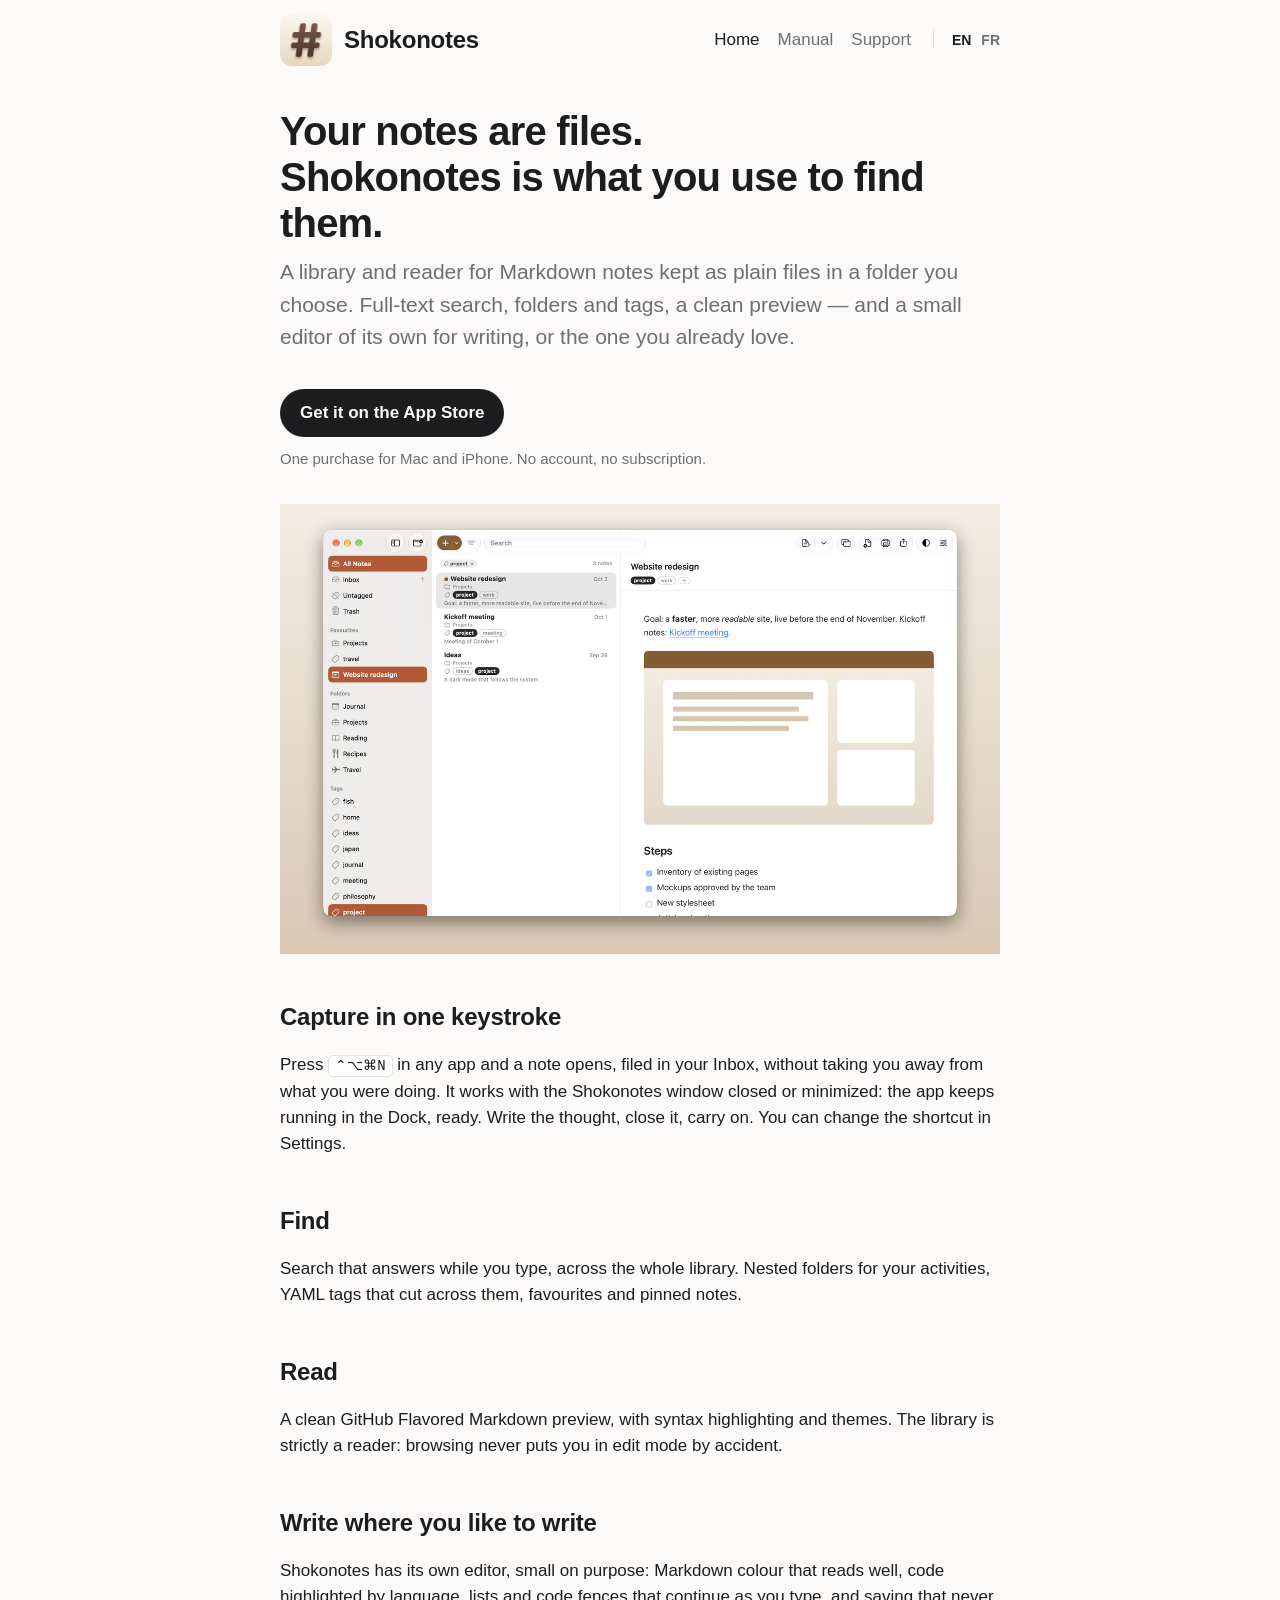
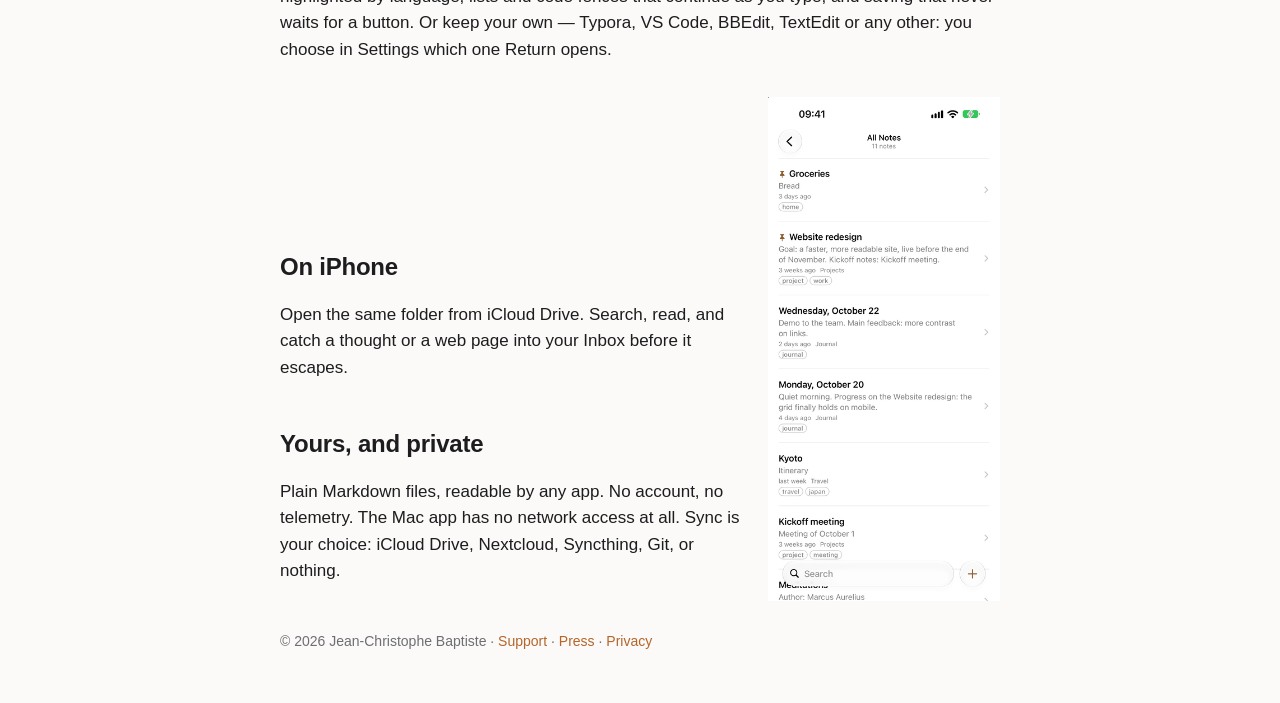
<file: docs/index.html>
<!doctype html>
<html lang="en">
<head>
  <meta charset="utf-8">
  <meta name="viewport" content="width=device-width, initial-scale=1">
  <title>Shokonotes — Your notes are files</title>
  <meta name="description" content="Shokonotes finds and reads your Markdown notes, kept as plain files in a folder you choose. For Mac and iPhone.">
  <link rel="alternate" hreflang="en" href="https://shokonotes.jcbaptiste.com/">
  <link rel="alternate" hreflang="fr" href="https://shokonotes.jcbaptiste.com/fr/">
  <link rel="alternate" hreflang="x-default" href="https://shokonotes.jcbaptiste.com/">
  <link rel="stylesheet" href="style.css">
  <link rel="icon" href="images/icon.png">
</head>
<body>
  <header class="site">
    <a class="brand" href="./"><img src="images/icon.png" alt="">Shokonotes</a>
    <nav><a class="current" href="./">Home</a><a href="manual.html">Manual</a><a href="support.html">Support</a><span class="lang"><a class="current" href="./" hreflang="en" lang="en">EN</a><a href="fr/./" hreflang="fr" lang="fr">FR</a></span></nav>
  </header>
  <main>
    <h1>Your notes are files.<br>Shokonotes is what you use to find them.</h1>
    <p class="lede">A library and reader for Markdown notes kept as plain files in a folder you choose. Full-text search, folders and tags, a clean preview — and a small editor of its own for writing, or the one you already love.</p>
    <a class="cta" href="https://apps.apple.com/app/id6816433175">Get it on the App Store</a>
    <p style="color:var(--muted);font-size:15px;margin-top:4px">One purchase for Mac and iPhone. No account, no subscription.</p>

    <img class="shot" src="images/en/mac-library.png" alt="The Shokonotes library on the Mac: sidebar, note list and preview">

    <h2>Capture in one keystroke</h2>
    <p>Press <kbd>⌃⌥⌘N</kbd> in any app and a note opens, filed in your Inbox, without taking you away from what you were doing. It works with the Shokonotes window closed or minimized: the app keeps running in the Dock, ready. Write the thought, close it, carry on. You can change the shortcut in Settings.</p>

    <h2>Find</h2>
    <p>Search that answers while you type, across the whole library. Nested folders for your activities, YAML tags that cut across them, favourites and pinned notes.</p>

    <h2>Read</h2>
    <p>A clean GitHub Flavored Markdown preview, with syntax highlighting and themes. The library is strictly a reader: browsing never puts you in edit mode by accident.</p>

    <h2>Write where you like to write</h2>
    <p>Shokonotes has its own editor, small on purpose: Markdown colour that reads well, code highlighted by language, lists and code fences that continue as you type, and saving that never waits for a button. Or keep your own — Typora, VS Code, BBEdit, TextEdit or any other: you choose in Settings which one Return opens.</p>

    <div class="pair">
      <div>
        <h2 style="margin-top:0">On iPhone</h2>
        <p>Open the same folder from iCloud Drive. Search, read, and catch a thought or a web page into your Inbox before it escapes.</p>
        <h2>Yours, and private</h2>
        <p>Plain Markdown files, readable by any app. No account, no telemetry. The Mac app has no network access at all. Sync is your choice: iCloud Drive, Nextcloud, Syncthing, Git, or nothing.</p>
      </div>
      <img src="images/en/ios-library.png" alt="The Shokonotes library on iPhone">
    </div>
  </main>
  <footer class="site">
    © 2026 Jean-Christophe Baptiste · <a href="support.html">Support</a> · <a href="press.html">Press</a> · <a href="privacy.html">Privacy</a>
  </footer>
</body>
</html>
</file>
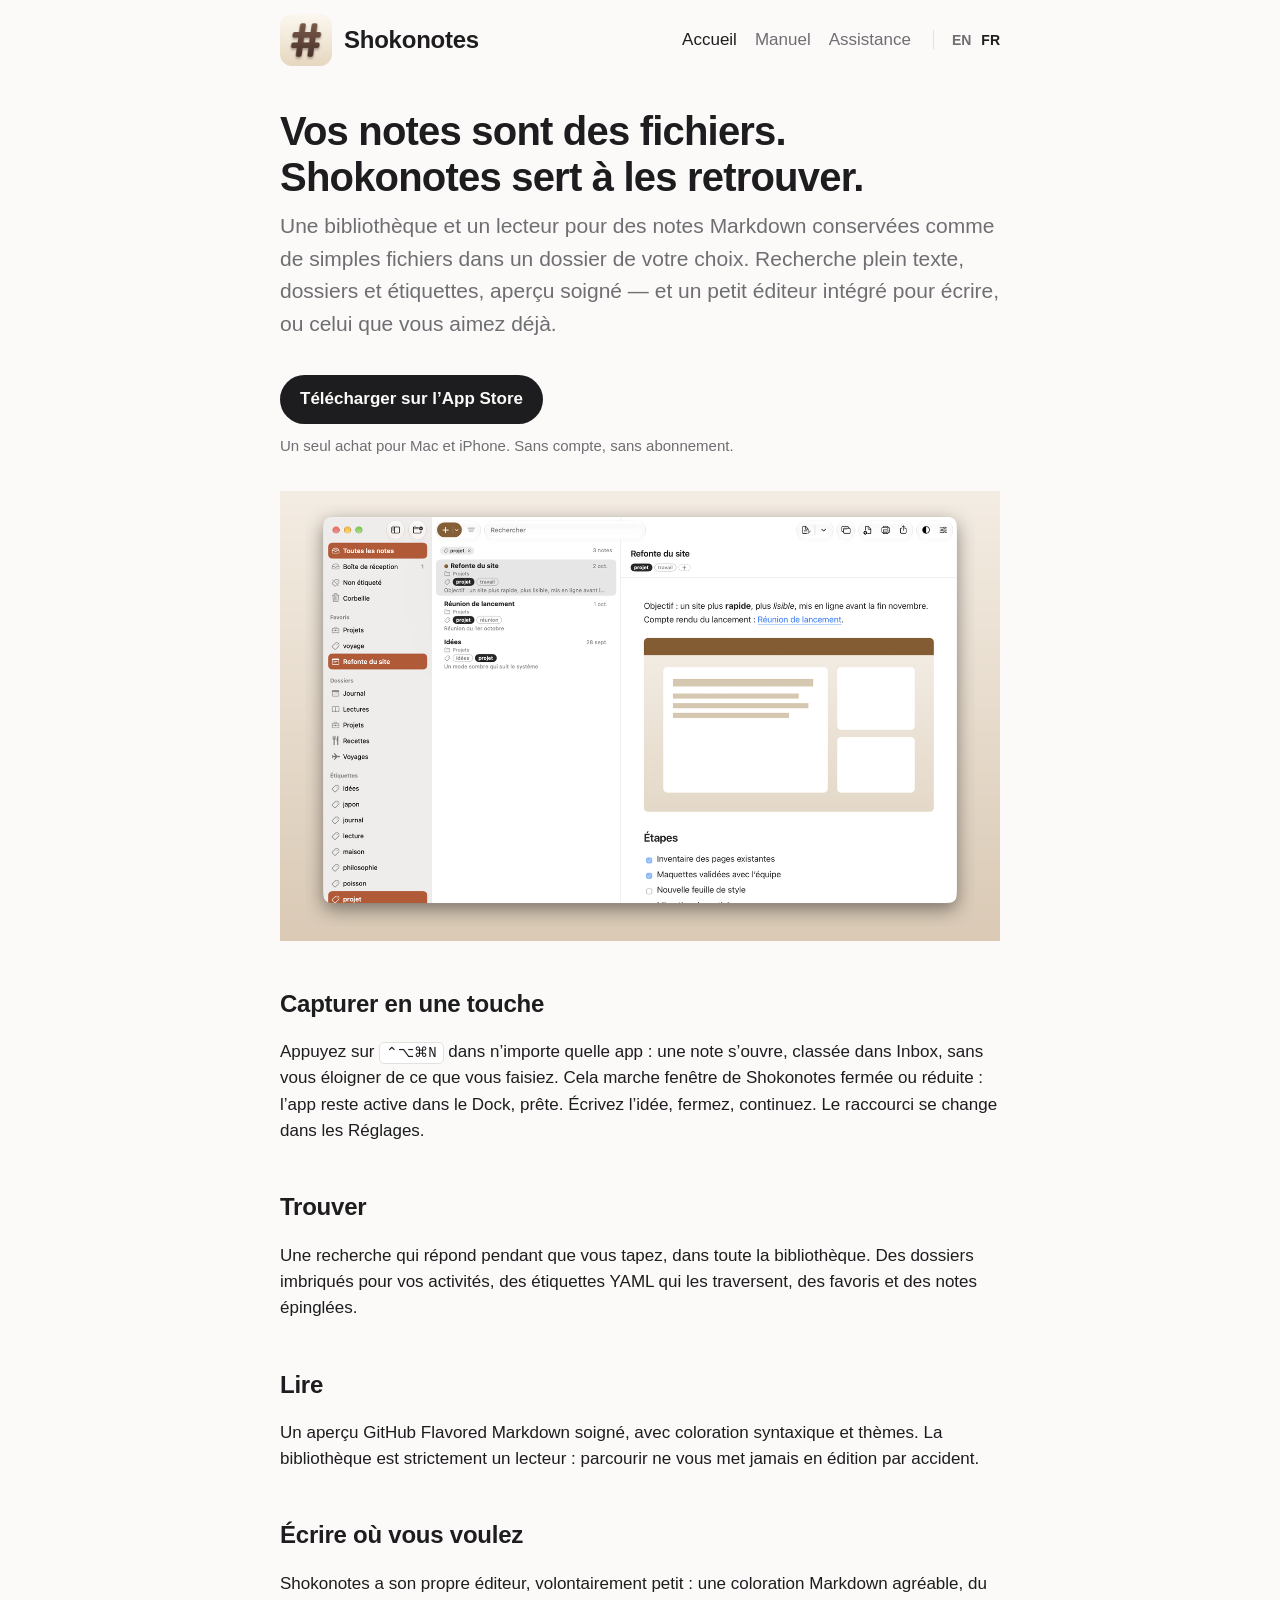
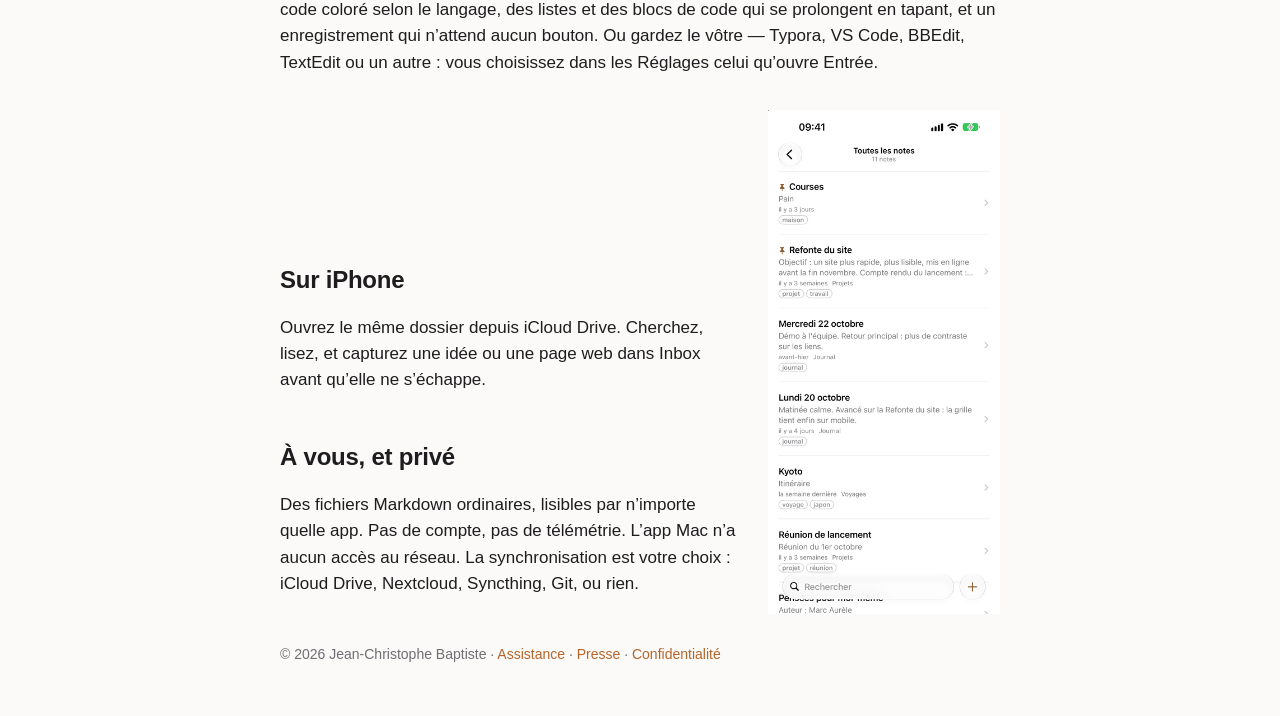
<file: docs/fr/index.html>
<!doctype html>
<html lang="fr">
<head>
  <meta charset="utf-8">
  <meta name="viewport" content="width=device-width, initial-scale=1">
  <title>Shokonotes — Vos notes sont des fichiers</title>
  <meta name="description" content="Shokonotes trouve et lit vos notes Markdown, conservées comme de simples fichiers dans un dossier de votre choix. Pour Mac et iPhone.">
  <link rel="alternate" hreflang="en" href="https://shokonotes.jcbaptiste.com/">
  <link rel="alternate" hreflang="fr" href="https://shokonotes.jcbaptiste.com/fr/">
  <link rel="alternate" hreflang="x-default" href="https://shokonotes.jcbaptiste.com/">
  <link rel="stylesheet" href="../style.css">
  <link rel="icon" href="../images/icon.png">
</head>
<body>
  <header class="site">
    <a class="brand" href="./"><img src="../images/icon.png" alt="">Shokonotes</a>
    <nav><a class="current" href="./">Accueil</a><a href="manual.html">Manuel</a><a href="support.html">Assistance</a><span class="lang"><a href=".././" hreflang="en" lang="en">EN</a><a class="current" href="./" hreflang="fr" lang="fr">FR</a></span></nav>
  </header>
  <main>
    <h1>Vos notes sont des fichiers.<br>Shokonotes sert à les retrouver.</h1>
    <p class="lede">Une bibliothèque et un lecteur pour des notes Markdown conservées comme de simples fichiers dans un dossier de votre choix. Recherche plein texte, dossiers et étiquettes, aperçu soigné — et un petit éditeur intégré pour écrire, ou celui que vous aimez déjà.</p>
    <a class="cta" href="https://apps.apple.com/fr/app/id6816433175">Télécharger sur l’App Store</a>
    <p style="color:var(--muted);font-size:15px;margin-top:4px">Un seul achat pour Mac et iPhone. Sans compte, sans abonnement.</p>

    <img class="shot" src="../images/fr/mac-library.png" alt="La bibliothèque Shokonotes sur Mac : barre latérale, liste des notes et aperçu">

    <h2>Capturer en une touche</h2>
    <p>Appuyez sur <kbd>⌃⌥⌘N</kbd> dans n’importe quelle app : une note s’ouvre, classée dans Inbox, sans vous éloigner de ce que vous faisiez. Cela marche fenêtre de Shokonotes fermée ou réduite : l’app reste active dans le Dock, prête. Écrivez l’idée, fermez, continuez. Le raccourci se change dans les Réglages.</p>

    <h2>Trouver</h2>
    <p>Une recherche qui répond pendant que vous tapez, dans toute la bibliothèque. Des dossiers imbriqués pour vos activités, des étiquettes YAML qui les traversent, des favoris et des notes épinglées.</p>

    <h2>Lire</h2>
    <p>Un aperçu GitHub Flavored Markdown soigné, avec coloration syntaxique et thèmes. La bibliothèque est strictement un lecteur : parcourir ne vous met jamais en édition par accident.</p>

    <h2>Écrire où vous voulez</h2>
    <p>Shokonotes a son propre éditeur, volontairement petit : une coloration Markdown agréable, du code coloré selon le langage, des listes et des blocs de code qui se prolongent en tapant, et un enregistrement qui n’attend aucun bouton. Ou gardez le vôtre — Typora, VS Code, BBEdit, TextEdit ou un autre : vous choisissez dans les Réglages celui qu’ouvre Entrée.</p>

    <div class="pair">
      <div>
        <h2 style="margin-top:0">Sur iPhone</h2>
        <p>Ouvrez le même dossier depuis iCloud Drive. Cherchez, lisez, et capturez une idée ou une page web dans Inbox avant qu’elle ne s’échappe.</p>
        <h2>À vous, et privé</h2>
        <p>Des fichiers Markdown ordinaires, lisibles par n’importe quelle app. Pas de compte, pas de télémétrie. L’app Mac n’a aucun accès au réseau. La synchronisation est votre choix : iCloud Drive, Nextcloud, Syncthing, Git, ou rien.</p>
      </div>
      <img src="../images/fr/ios-library.png" alt="La bibliothèque Shokonotes sur iPhone">
    </div>
  </main>
  <footer class="site">
    © 2026 Jean-Christophe Baptiste · <a href="support.html">Assistance</a> · <a href="press.html">Presse</a> · <a href="privacy.html">Confidentialité</a>
  </footer>
</body>
</html>
</file>
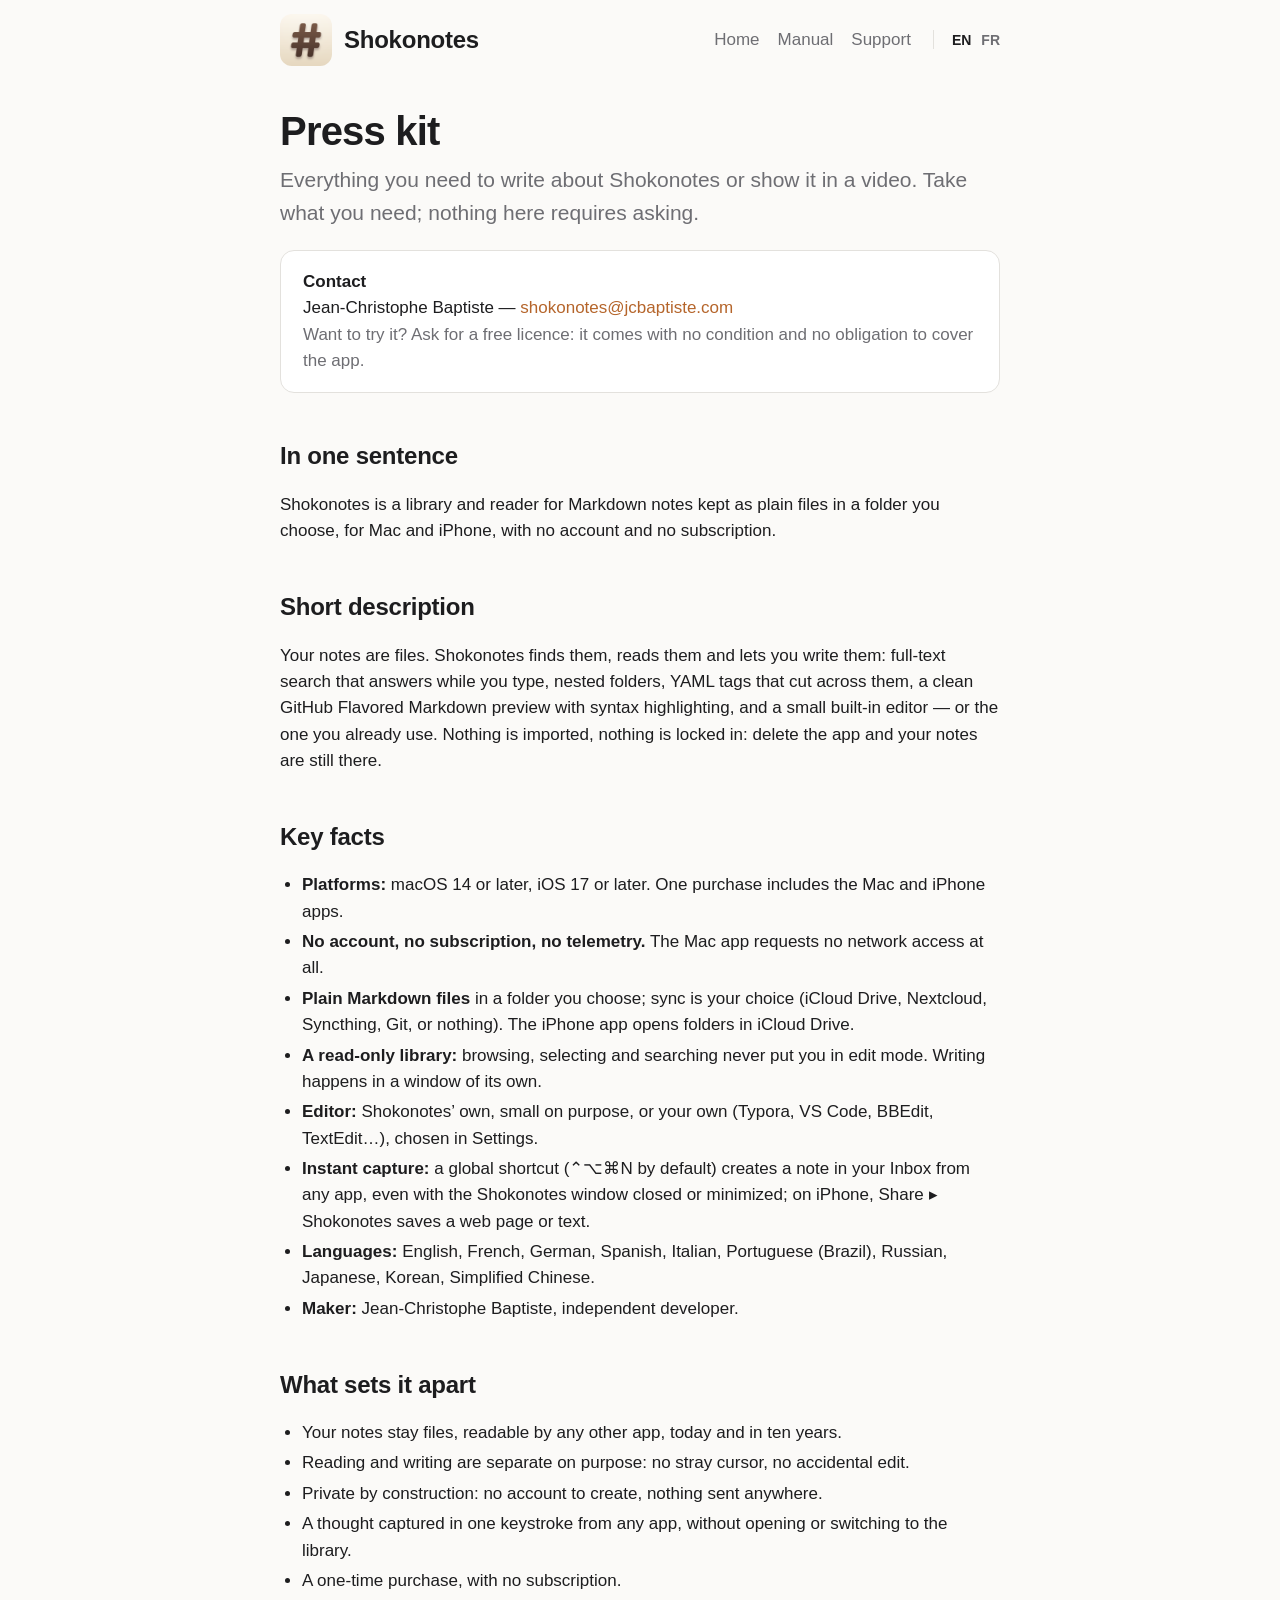
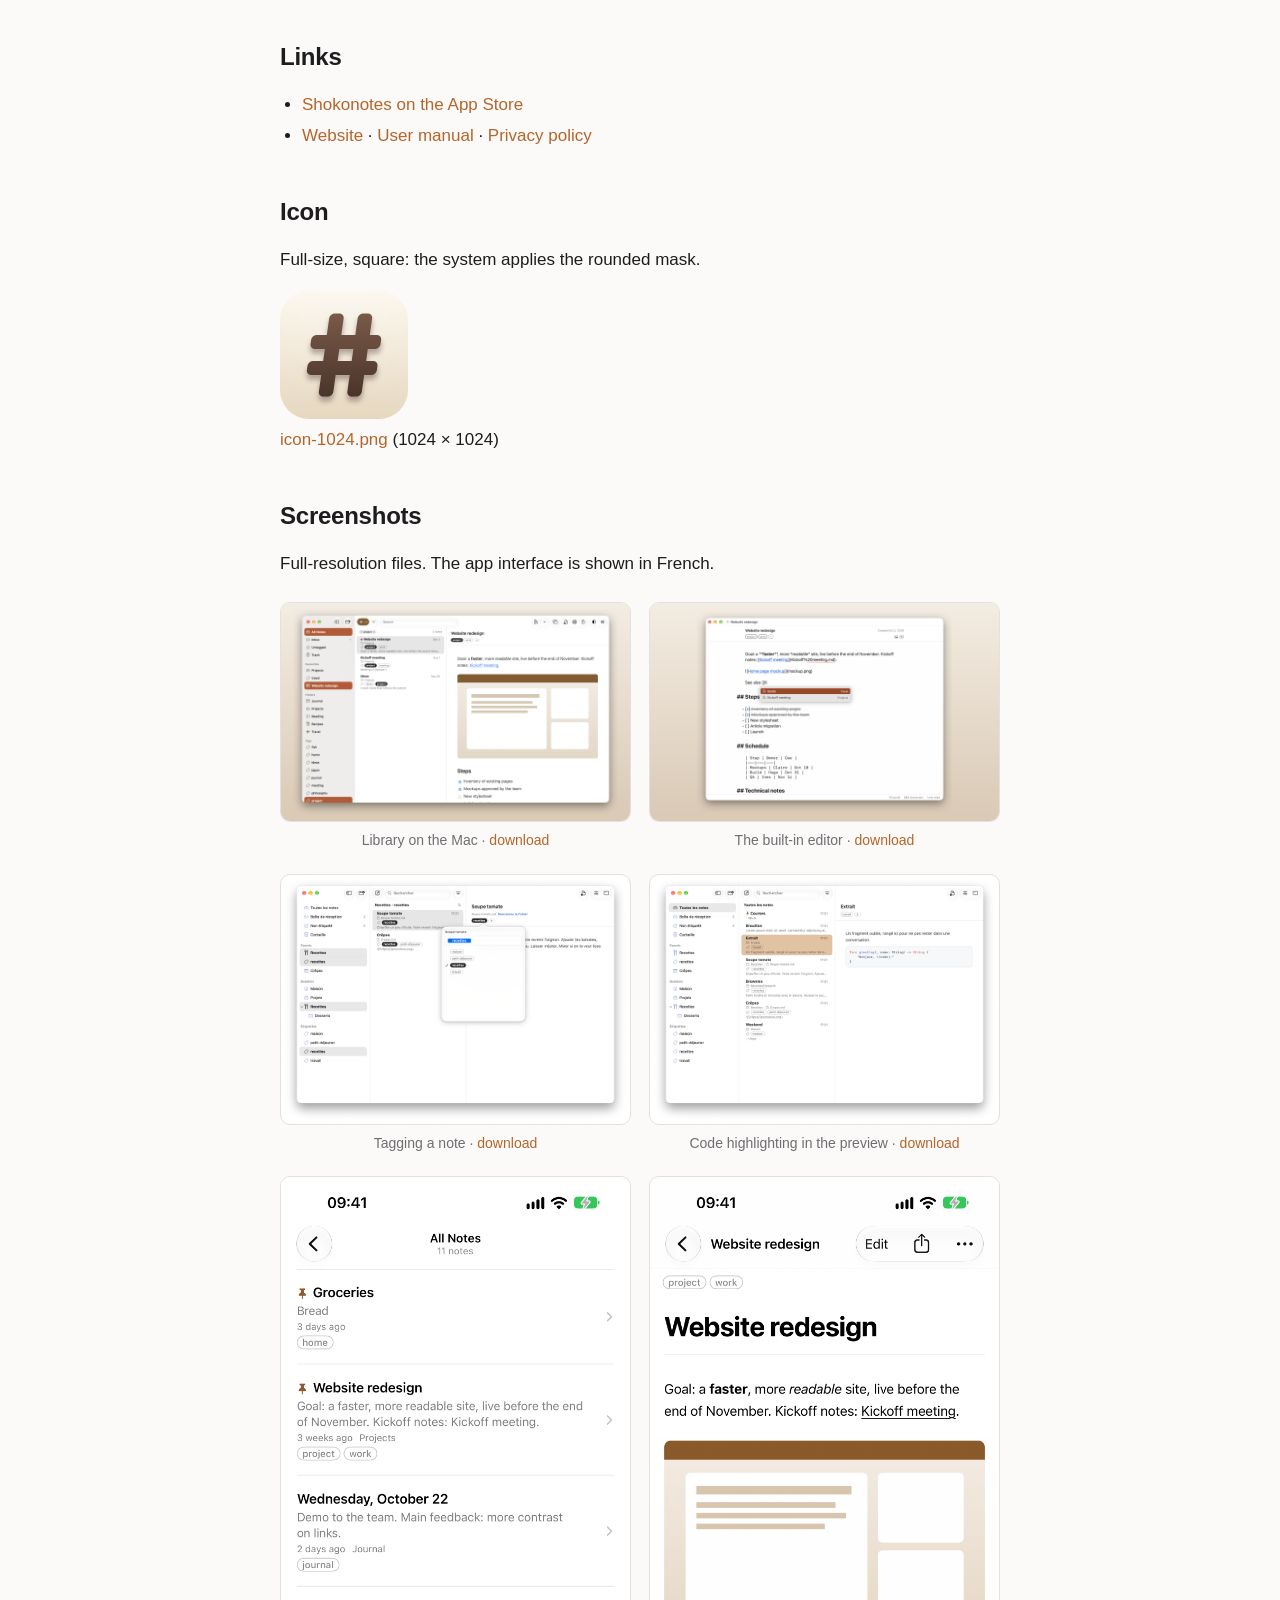
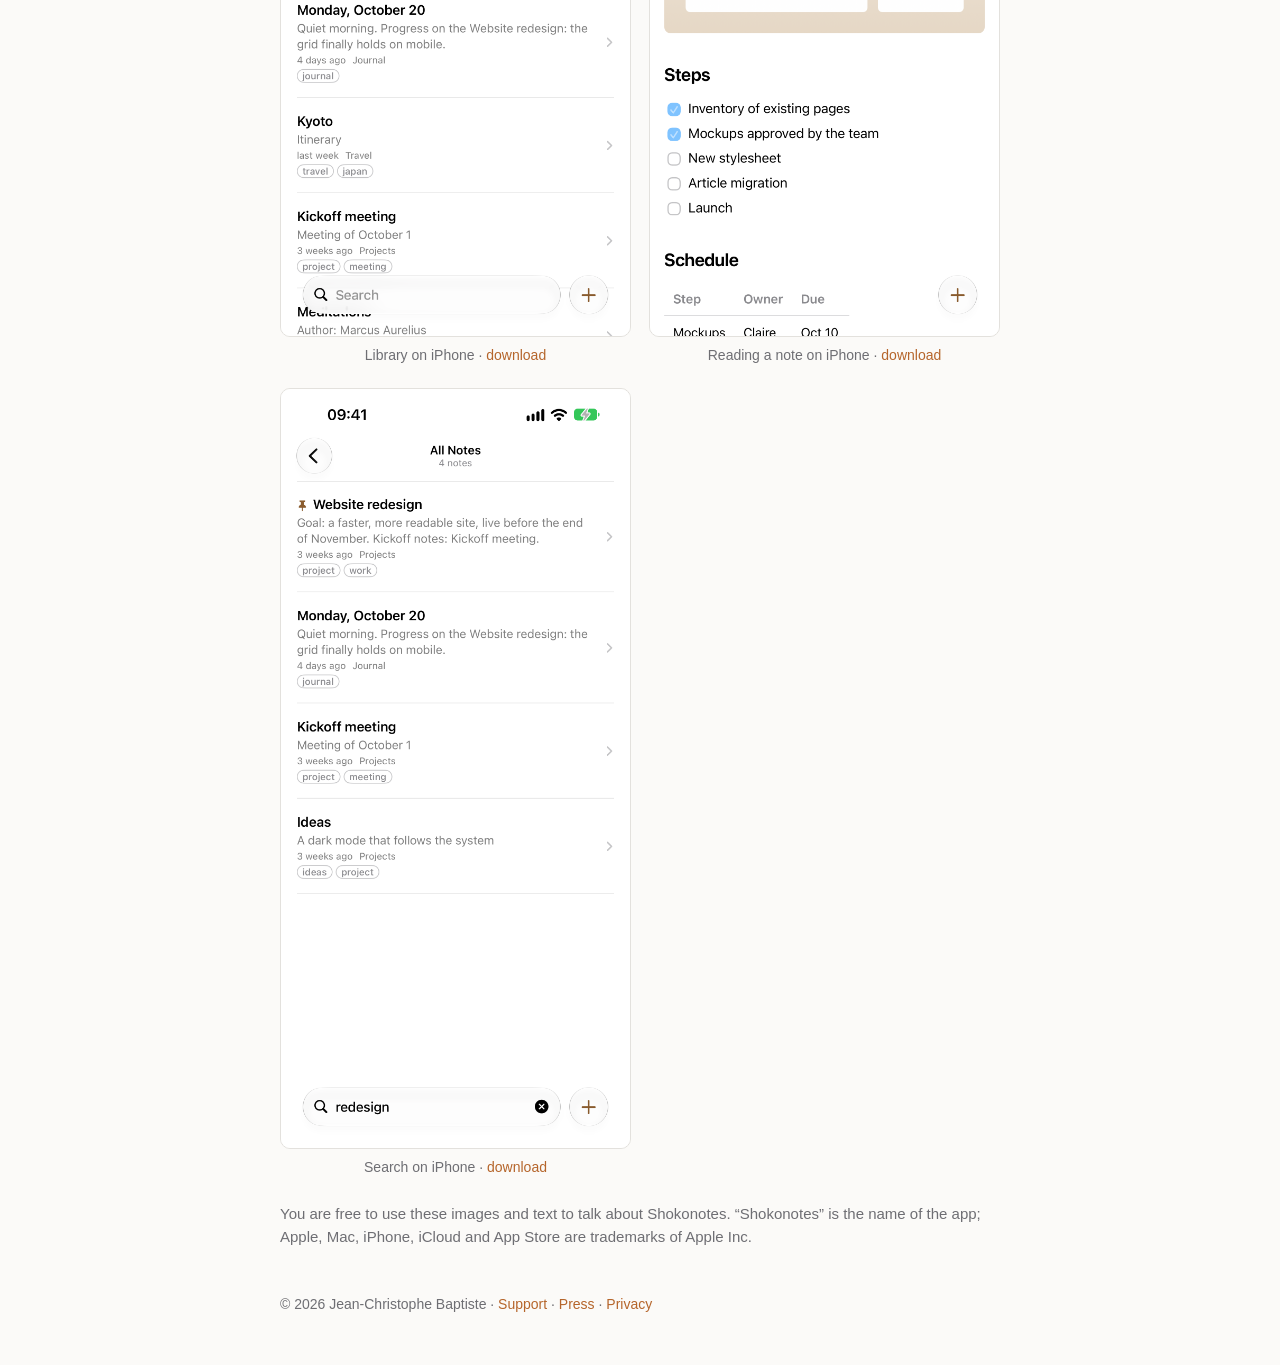
<file: docs/press.html>
<!doctype html>
<html lang="en">
<head>
  <meta charset="utf-8">
  <meta name="viewport" content="width=device-width, initial-scale=1">
  <title>Shokonotes — Press kit</title>
  <meta name="description" content="Press kit for Shokonotes: description, key facts, screenshots, icon and contact.">
  <link rel="alternate" hreflang="en" href="https://shokonotes.jcbaptiste.com/press.html">
  <link rel="alternate" hreflang="fr" href="https://shokonotes.jcbaptiste.com/fr/press.html">
  <link rel="alternate" hreflang="x-default" href="https://shokonotes.jcbaptiste.com/press.html">
  <link rel="stylesheet" href="style.css">
  <link rel="icon" href="images/icon.png">
</head>
<body>
  <header class="site">
    <a class="brand" href="./"><img src="images/icon.png" alt="">Shokonotes</a>
    <nav><a href="./">Home</a><a href="manual.html">Manual</a><a href="support.html">Support</a><span class="lang"><a class="current" href="press.html" hreflang="en" lang="en">EN</a><a href="fr/press.html" hreflang="fr" lang="fr">FR</a></span></nav>
  </header>
  <main>
    <h1>Press kit</h1>
    <p class="lede">Everything you need to write about Shokonotes or show it in a video. Take what you need; nothing here requires asking.</p>

    <div class="box">
      <strong>Contact</strong><br>
      Jean-Christophe Baptiste — <a href="mailto:shokonotes@jcbaptiste.com">shokonotes@jcbaptiste.com</a><br>
      <span style="color:var(--muted)">Want to try it? Ask for a free licence: it comes with no condition and no obligation to cover the app.</span>
    </div>

    <h2>In one sentence</h2>
    <p>Shokonotes is a library and reader for Markdown notes kept as plain files in a folder you choose, for Mac and iPhone, with no account and no subscription.</p>

    <h2>Short description</h2>
    <p>Your notes are files. Shokonotes finds them, reads them and lets you write them: full-text search that answers while you type, nested folders, YAML tags that cut across them, a clean GitHub Flavored Markdown preview with syntax highlighting, and a small built-in editor — or the one you already use. Nothing is imported, nothing is locked in: delete the app and your notes are still there.</p>

    <h2>Key facts</h2>
    <ul>
      <li><b>Platforms:</b> macOS 14 or later, iOS 17 or later. One purchase includes the Mac and iPhone apps.</li>
      <li><b>No account, no subscription, no telemetry.</b> The Mac app requests no network access at all.</li>
      <li><b>Plain Markdown files</b> in a folder you choose; sync is your choice (iCloud Drive, Nextcloud, Syncthing, Git, or nothing). The iPhone app opens folders in iCloud Drive.</li>
      <li><b>A read-only library:</b> browsing, selecting and searching never put you in edit mode. Writing happens in a window of its own.</li>
      <li><b>Editor:</b> Shokonotes’ own, small on purpose, or your own (Typora, VS Code, BBEdit, TextEdit…), chosen in Settings.</li>
      <li><b>Instant capture:</b> a global shortcut (⌃⌥⌘N by default) creates a note in your Inbox from any app, even with the Shokonotes window closed or minimized; on iPhone, Share ▸ Shokonotes saves a web page or text.</li>
      <li><b>Languages:</b> English, French, German, Spanish, Italian, Portuguese (Brazil), Russian, Japanese, Korean, Simplified Chinese.</li>
      <li><b>Maker:</b> Jean-Christophe Baptiste, independent developer.</li>
    </ul>

    <h2>What sets it apart</h2>
    <ul>
      <li>Your notes stay files, readable by any other app, today and in ten years.</li>
      <li>Reading and writing are separate on purpose: no stray cursor, no accidental edit.</li>
      <li>Private by construction: no account to create, nothing sent anywhere.</li>
      <li>A thought captured in one keystroke from any app, without opening or switching to the library.</li>
      <li>A one-time purchase, with no subscription.</li>
    </ul>

    <h2>Links</h2>
    <ul>
      <li><a href="https://apps.apple.com/app/id6816433175">Shokonotes on the App Store</a></li>
      <li><a href="./">Website</a> · <a href="manual.html">User manual</a> · <a href="privacy.html">Privacy policy</a></li>
    </ul>

    <h2>Icon</h2>
    <p>Full-size, square: the system applies the rounded mask.</p>
    <p><a href="images/press/icon-1024.png" download><img src="images/press/icon-1024.png" alt="The Shokonotes icon" style="width:128px;height:128px;border-radius:29px"></a><br><a href="images/press/icon-1024.png" download>icon-1024.png</a> (1024 × 1024)</p>

    <h2>Screenshots</h2>
    <p>Full-resolution files. The app interface is shown in French.</p>
    <div class="press-grid"><figure><a href="images/press/mac-library.png" download><img src="images/press/mac-library.png" alt="The Shokonotes library on the Mac" loading="lazy"></a><figcaption>Library on the Mac · <a href="images/press/mac-library.png" download>download</a></figcaption></figure><figure><a href="images/press/mac-editor.png" download><img src="images/press/mac-editor.png" alt="The editor over the library" loading="lazy"></a><figcaption>The built-in editor · <a href="images/press/mac-editor.png" download>download</a></figcaption></figure><figure><a href="images/press/mac-tags.png" download><img src="images/press/mac-tags.png" alt="Tag suggestions on a note" loading="lazy"></a><figcaption>Tagging a note · <a href="images/press/mac-tags.png" download>download</a></figcaption></figure><figure><a href="images/press/mac-code.png" download><img src="images/press/mac-code.png" alt="A note with a highlighted code block" loading="lazy"></a><figcaption>Code highlighting in the preview · <a href="images/press/mac-code.png" download>download</a></figcaption></figure><figure><a href="images/press/ios-library.png" download><img src="images/press/ios-library.png" alt="The library on iPhone" loading="lazy"></a><figcaption>Library on iPhone · <a href="images/press/ios-library.png" download>download</a></figcaption></figure><figure><a href="images/press/ios-note.png" download><img src="images/press/ios-note.png" alt="A note on iPhone" loading="lazy"></a><figcaption>Reading a note on iPhone · <a href="images/press/ios-note.png" download>download</a></figcaption></figure><figure><a href="images/press/ios-search.png" download><img src="images/press/ios-search.png" alt="Search on iPhone" loading="lazy"></a><figcaption>Search on iPhone · <a href="images/press/ios-search.png" download>download</a></figcaption></figure></div>

    <p style="color:var(--muted);font-size:15px">You are free to use these images and text to talk about Shokonotes. “Shokonotes” is the name of the app; Apple, Mac, iPhone, iCloud and App Store are trademarks of Apple Inc.</p>
  </main>
  <footer class="site">
    © 2026 Jean-Christophe Baptiste · <a href="support.html">Support</a> · <a href="press.html">Press</a> · <a href="privacy.html">Privacy</a>
  </footer>
</body>
</html>
</file>
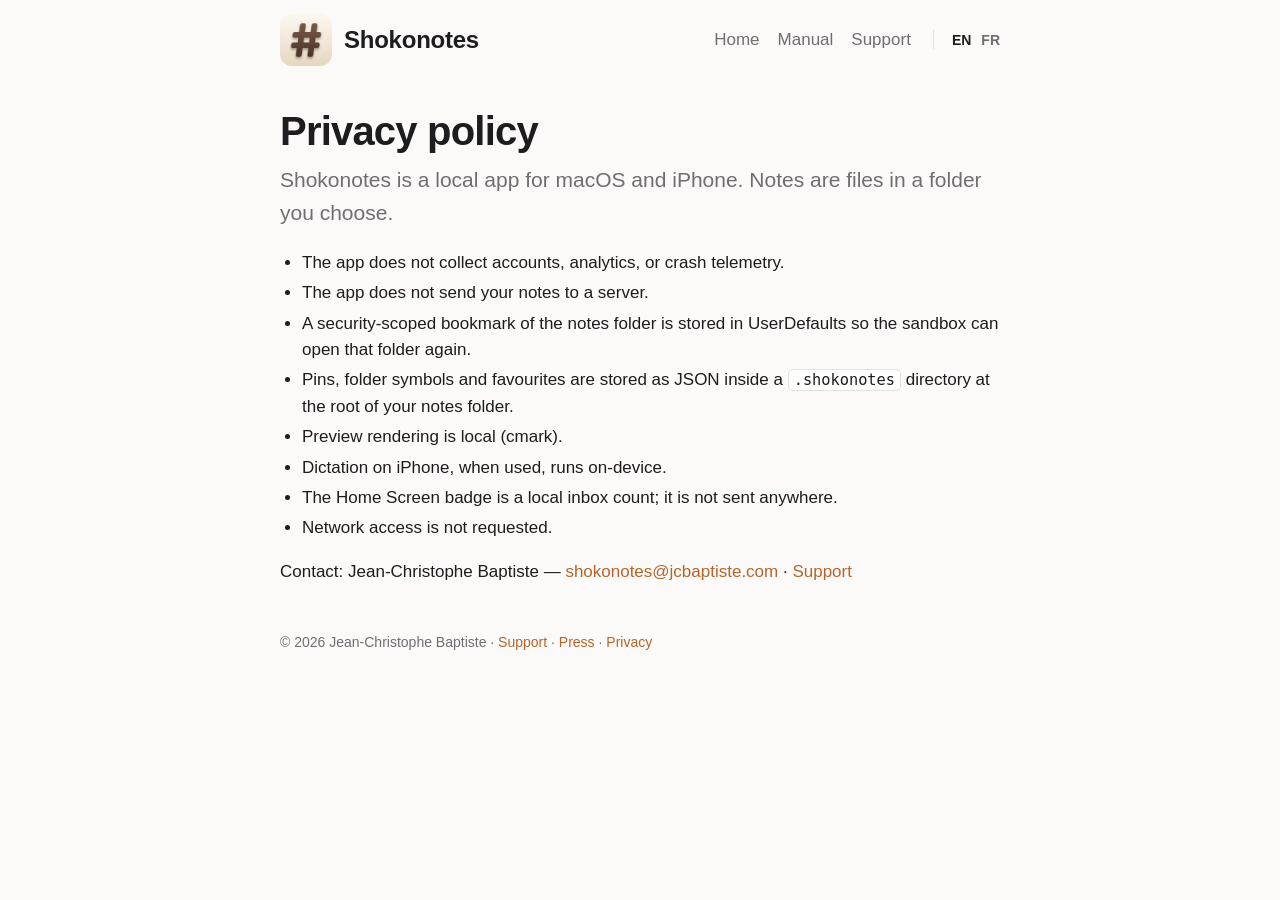
<file: docs/privacy.html>
<!doctype html>
<html lang="en">
<head>
  <meta charset="utf-8">
  <meta name="viewport" content="width=device-width, initial-scale=1">
  <title>Privacy policy — Shokonotes</title>
  <meta name="description" content="Shokonotes privacy policy: no accounts, no analytics, no network access.">
  <link rel="alternate" hreflang="en" href="https://shokonotes.jcbaptiste.com/privacy.html">
  <link rel="alternate" hreflang="fr" href="https://shokonotes.jcbaptiste.com/fr/privacy.html">
  <link rel="alternate" hreflang="x-default" href="https://shokonotes.jcbaptiste.com/privacy.html">
  <link rel="stylesheet" href="style.css">
  <link rel="icon" href="images/icon.png">
</head>
<body>
  <header class="site">
    <a class="brand" href="./"><img src="images/icon.png" alt="">Shokonotes</a>
    <nav><a href="./">Home</a><a href="manual.html">Manual</a><a href="support.html">Support</a><span class="lang"><a class="current" href="privacy.html" hreflang="en" lang="en">EN</a><a href="fr/privacy.html" hreflang="fr" lang="fr">FR</a></span></nav>
  </header>
  <main>
    <h1>Privacy policy</h1>
    <p class="lede">Shokonotes is a local app for macOS and iPhone. Notes are files in a folder you choose.</p>
    <ul>
      <li>The app does not collect accounts, analytics, or crash telemetry.</li>
      <li>The app does not send your notes to a server.</li>
      <li>A security-scoped bookmark of the notes folder is stored in UserDefaults so the sandbox can open that folder again.</li>
      <li>Pins, folder symbols and favourites are stored as JSON inside a <code>.shokonotes</code> directory at the root of your notes folder.</li>
      <li>Preview rendering is local (cmark).</li>
      <li>Dictation on iPhone, when used, runs on-device.</li>
      <li>The Home Screen badge is a local inbox count; it is not sent anywhere.</li>
      <li>Network access is not requested.</li>
    </ul>
    <p>Contact: Jean-Christophe Baptiste — <a href="mailto:shokonotes@jcbaptiste.com">shokonotes@jcbaptiste.com</a> · <a href="support.html">Support</a></p>
  </main>
  <footer class="site">
    © 2026 Jean-Christophe Baptiste · <a href="support.html">Support</a> · <a href="press.html">Press</a> · <a href="privacy.html">Privacy</a>
  </footer>
</body>
</html>
</file>
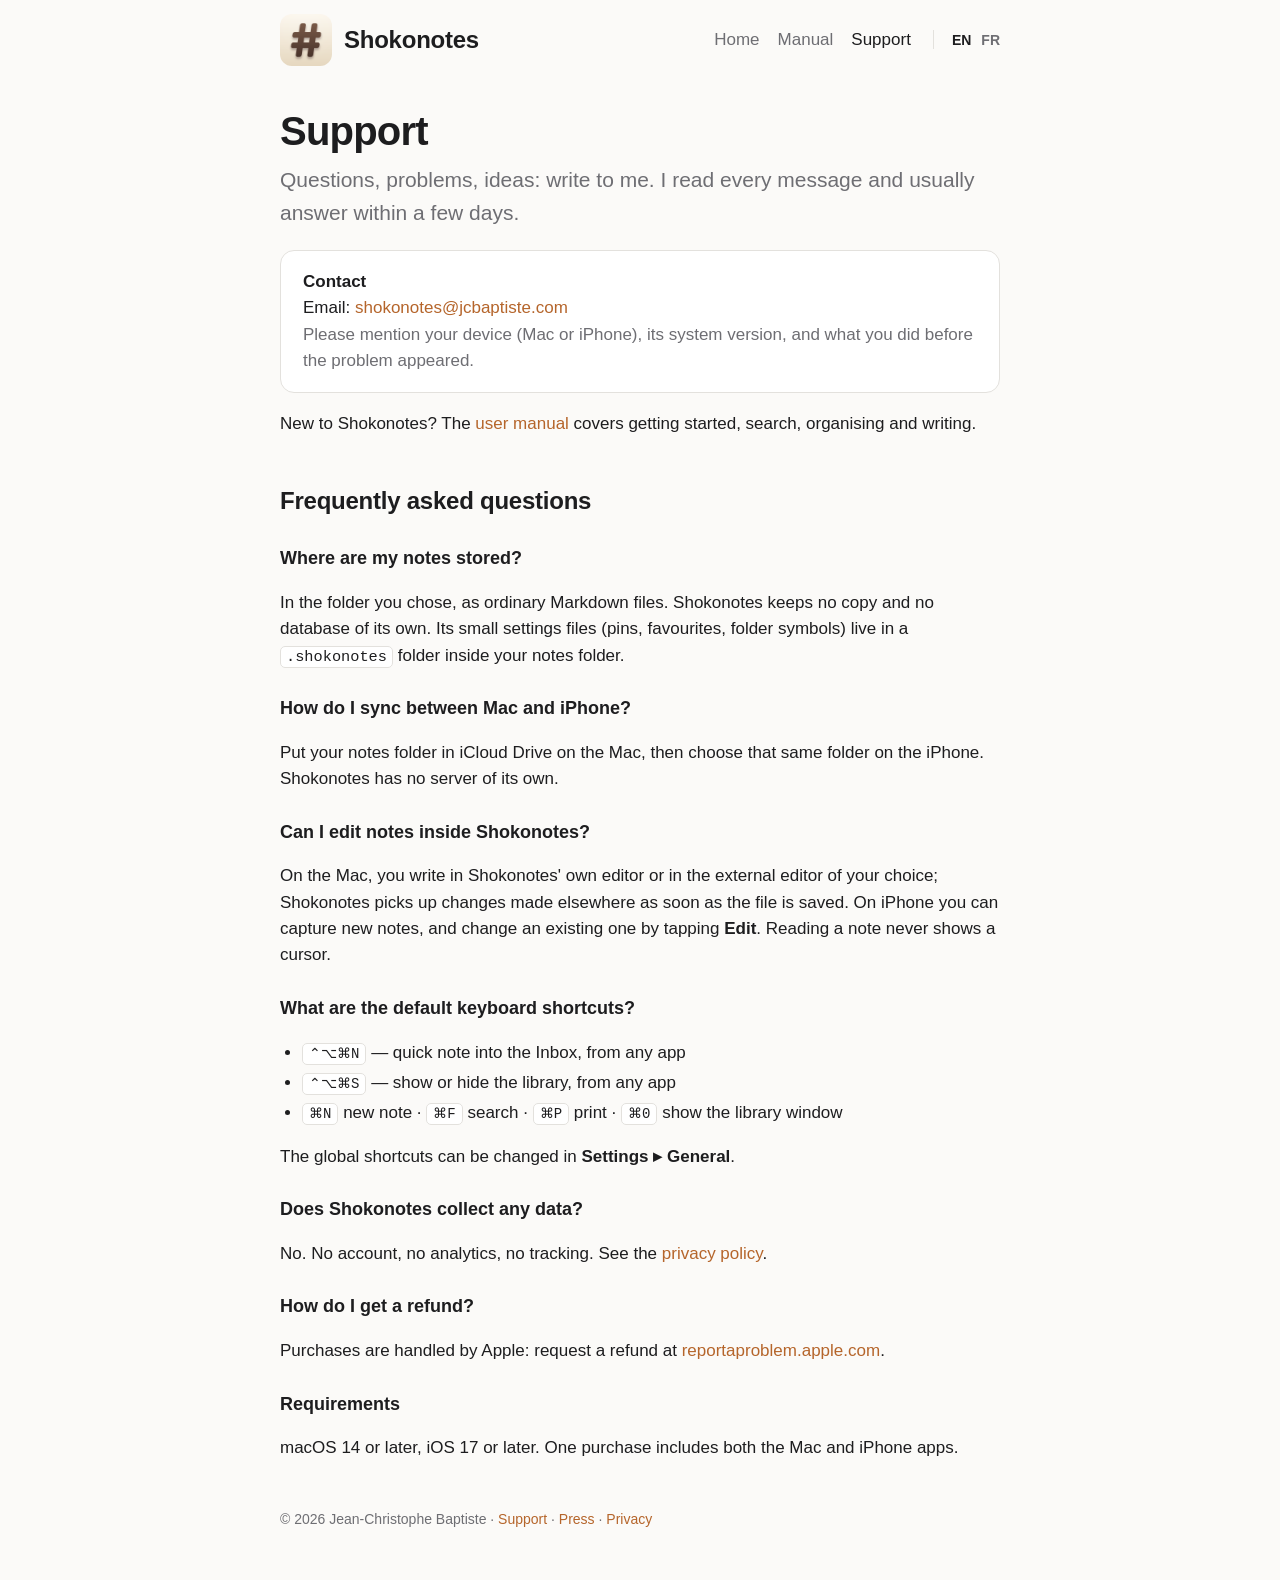
<file: docs/support.html>
<!doctype html>
<html lang="en">
<head>
  <meta charset="utf-8">
  <meta name="viewport" content="width=device-width, initial-scale=1">
  <title>Shokonotes Support</title>
  <meta name="description" content="Help and contact for Shokonotes on Mac and iPhone.">
  <link rel="alternate" hreflang="en" href="https://shokonotes.jcbaptiste.com/support.html">
  <link rel="alternate" hreflang="fr" href="https://shokonotes.jcbaptiste.com/fr/support.html">
  <link rel="alternate" hreflang="x-default" href="https://shokonotes.jcbaptiste.com/support.html">
  <link rel="stylesheet" href="style.css">
  <link rel="icon" href="images/icon.png">
</head>
<body>
  <header class="site">
    <a class="brand" href="./"><img src="images/icon.png" alt="">Shokonotes</a>
    <nav><a href="./">Home</a><a href="manual.html">Manual</a><a class="current" href="support.html">Support</a><span class="lang"><a class="current" href="support.html" hreflang="en" lang="en">EN</a><a href="fr/support.html" hreflang="fr" lang="fr">FR</a></span></nav>
  </header>
  <main>
    <h1>Support</h1>
    <p class="lede">Questions, problems, ideas: write to me. I read every message and usually answer within a few days.</p>

    <div class="box">
      <strong>Contact</strong><br>
      Email: <a href="mailto:shokonotes@jcbaptiste.com">shokonotes@jcbaptiste.com</a><br>
      <span style="color:var(--muted)">Please mention your device (Mac or iPhone), its system version, and what you did before the problem appeared.</span>
    </div>

    <p>New to Shokonotes? The <a href="manual.html">user manual</a> covers getting started, search, organising and writing.</p>

    <h2>Frequently asked questions</h2>
    <h3>Where are my notes stored?</h3>
    <p>In the folder you chose, as ordinary Markdown files. Shokonotes keeps no copy and no database of its own. Its small settings files (pins, favourites, folder symbols) live in a <code>.shokonotes</code> folder inside your notes folder.</p>
    <h3>How do I sync between Mac and iPhone?</h3>
    <p>Put your notes folder in iCloud Drive on the Mac, then choose that same folder on the iPhone. Shokonotes has no server of its own.</p>
    <h3>Can I edit notes inside Shokonotes?</h3>
    <p>On the Mac, you write in Shokonotes' own editor or in the external editor of your choice; Shokonotes picks up changes made elsewhere as soon as the file is saved. On iPhone you can capture new notes, and change an existing one by tapping <b>Edit</b>. Reading a note never shows a cursor.</p>
    <h3>What are the default keyboard shortcuts?</h3>
    <ul>
      <li><kbd>⌃⌥⌘N</kbd> — quick note into the Inbox, from any app</li>
      <li><kbd>⌃⌥⌘S</kbd> — show or hide the library, from any app</li>
      <li><kbd>⌘N</kbd> new note · <kbd>⌘F</kbd> search · <kbd>⌘P</kbd> print · <kbd>⌘0</kbd> show the library window</li>
    </ul>
    <p>The global shortcuts can be changed in <b>Settings ▸ General</b>.</p>
    <h3>Does Shokonotes collect any data?</h3>
    <p>No. No account, no analytics, no tracking. See the <a href="privacy.html">privacy policy</a>.</p>
    <h3>How do I get a refund?</h3>
    <p>Purchases are handled by Apple: request a refund at <a href="https://reportaproblem.apple.com">reportaproblem.apple.com</a>.</p>
    <h3>Requirements</h3>
    <p>macOS 14 or later, iOS 17 or later. One purchase includes both the Mac and iPhone apps.</p>
  </main>
  <footer class="site">
    © 2026 Jean-Christophe Baptiste · <a href="support.html">Support</a> · <a href="press.html">Press</a> · <a href="privacy.html">Privacy</a>
  </footer>
</body>
</html>
</file>
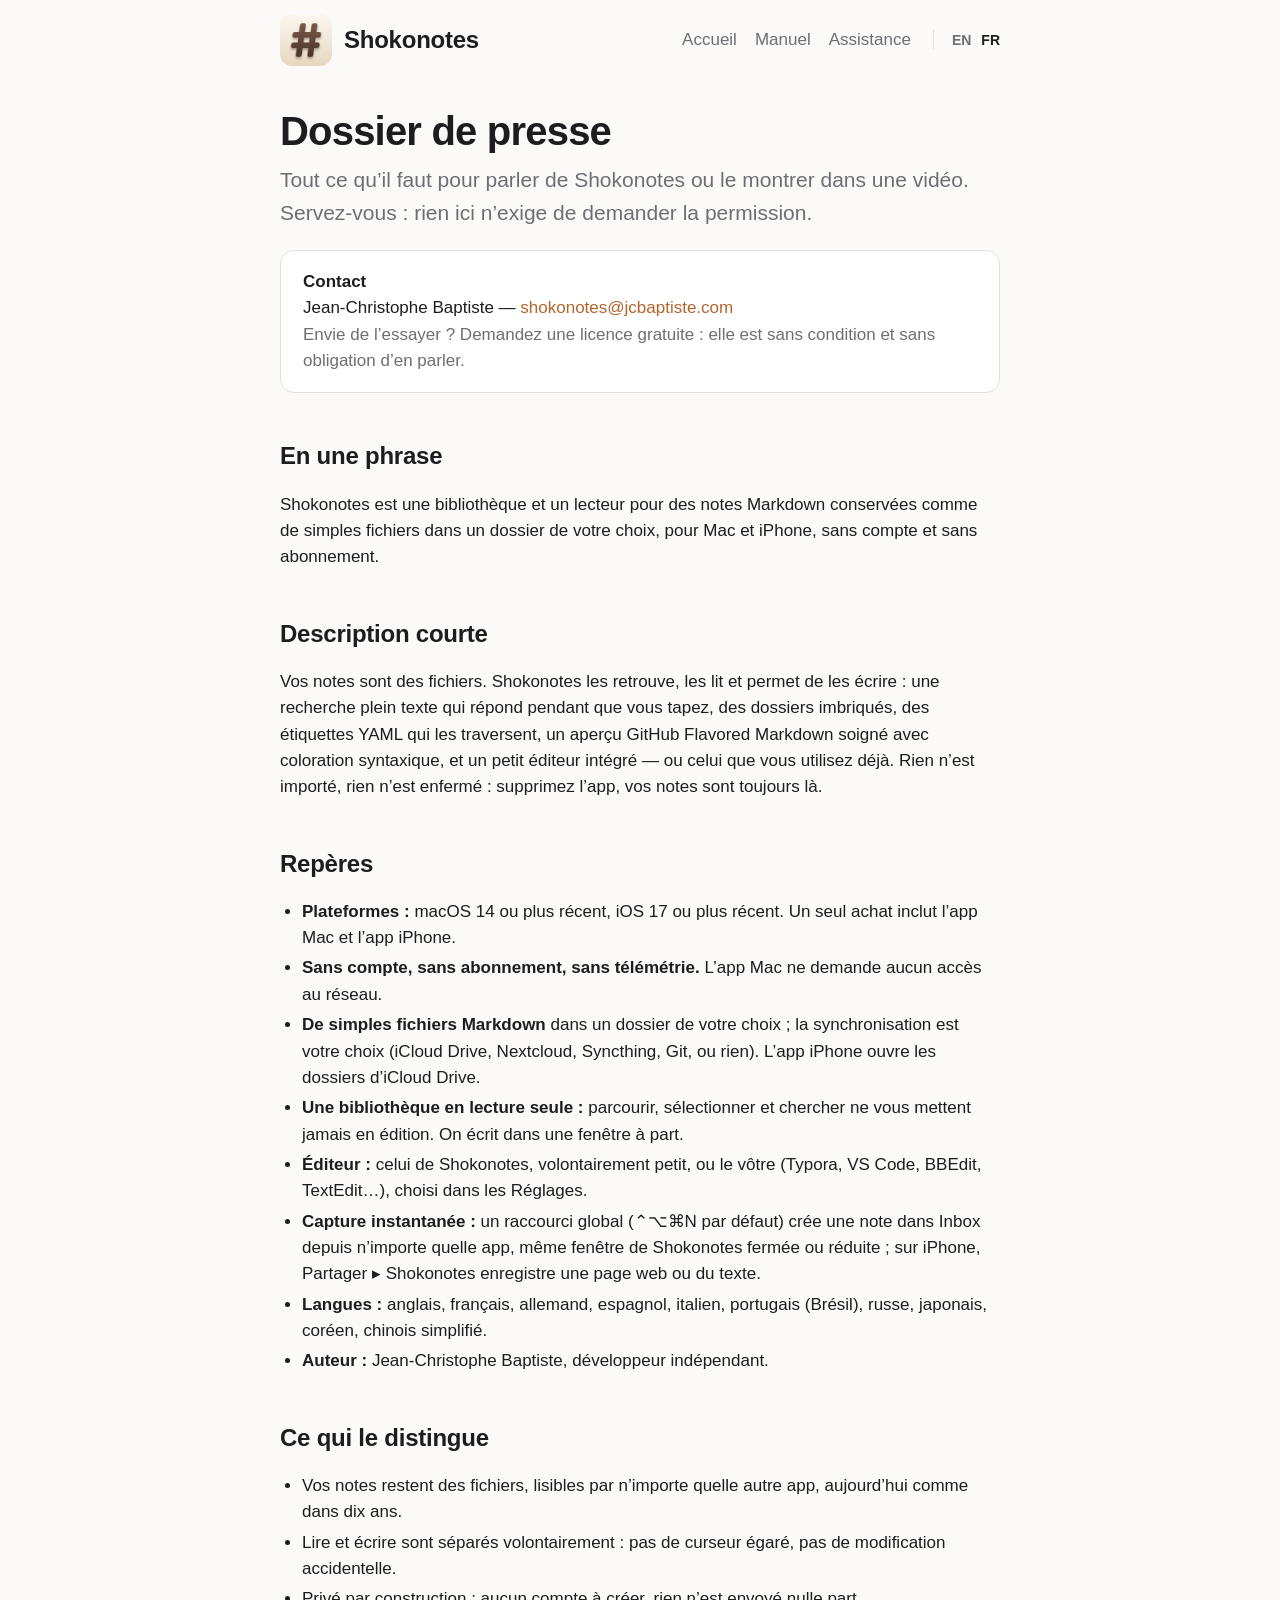
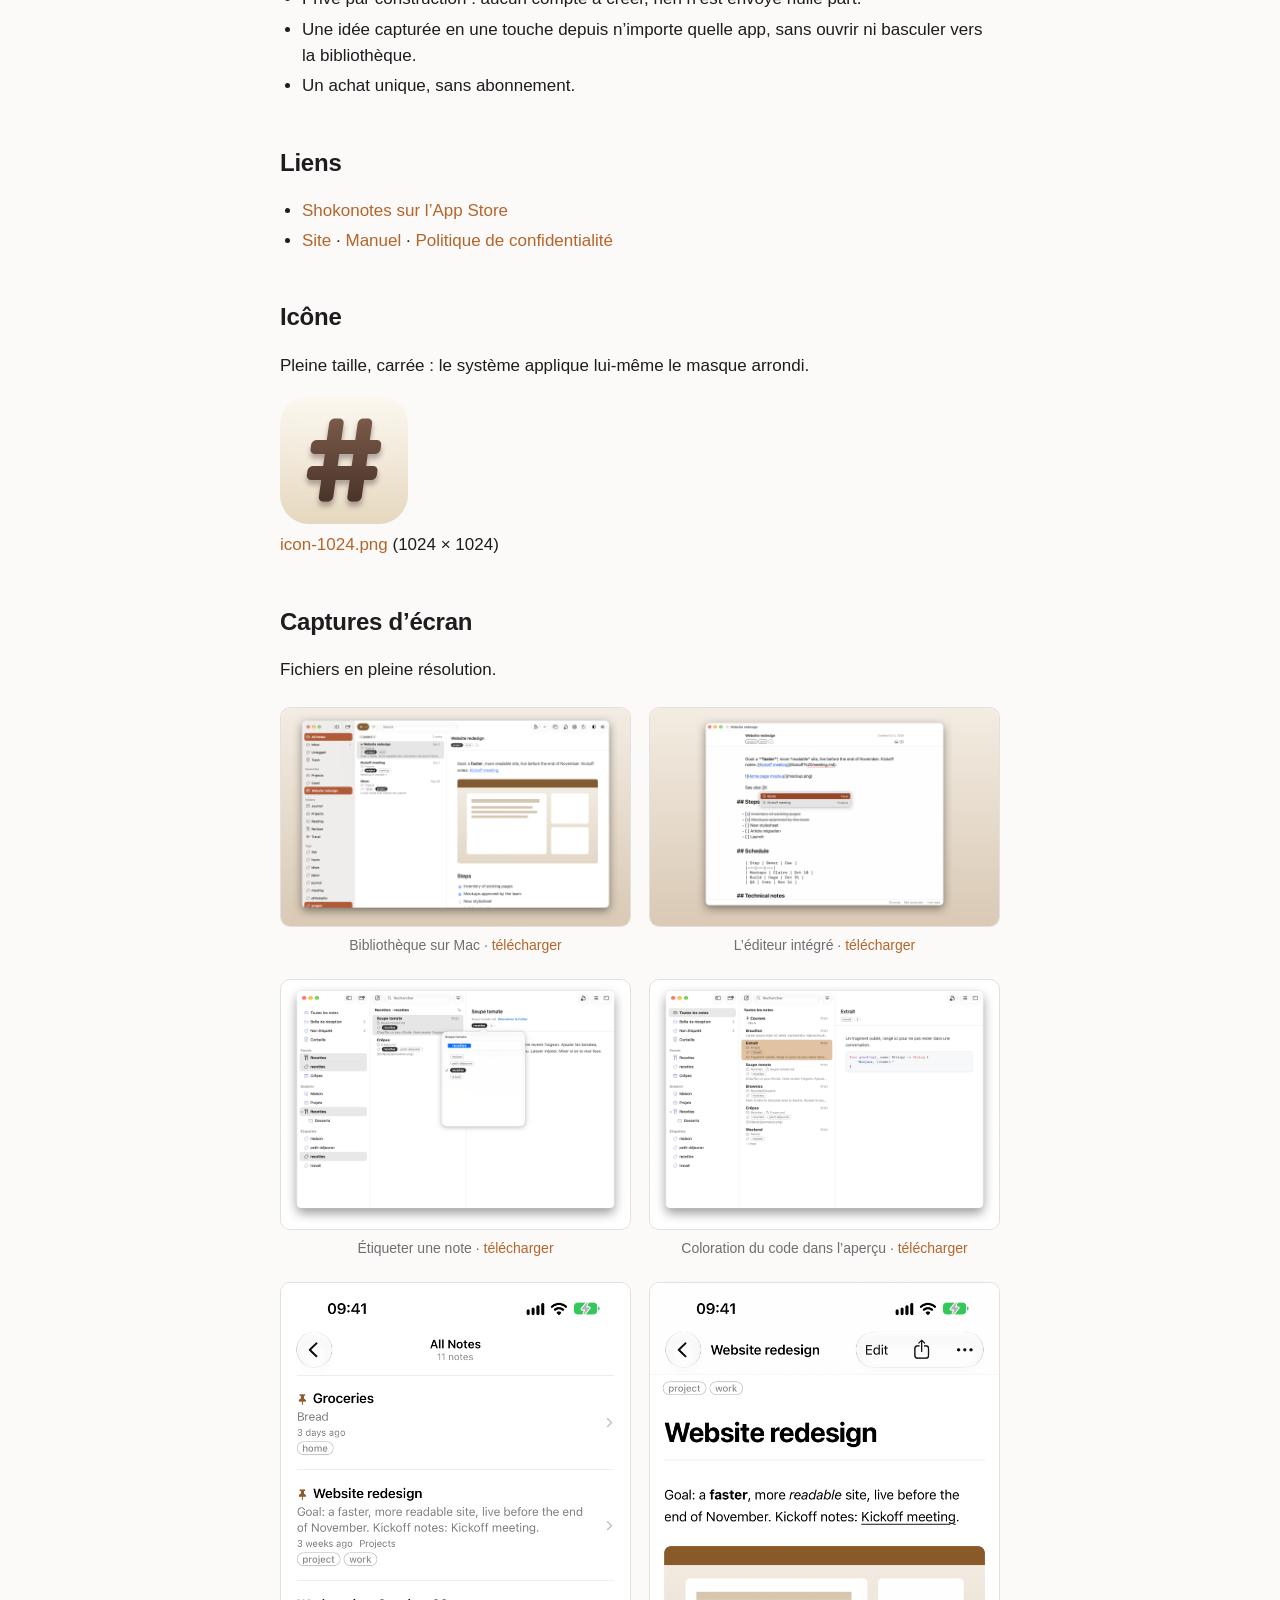
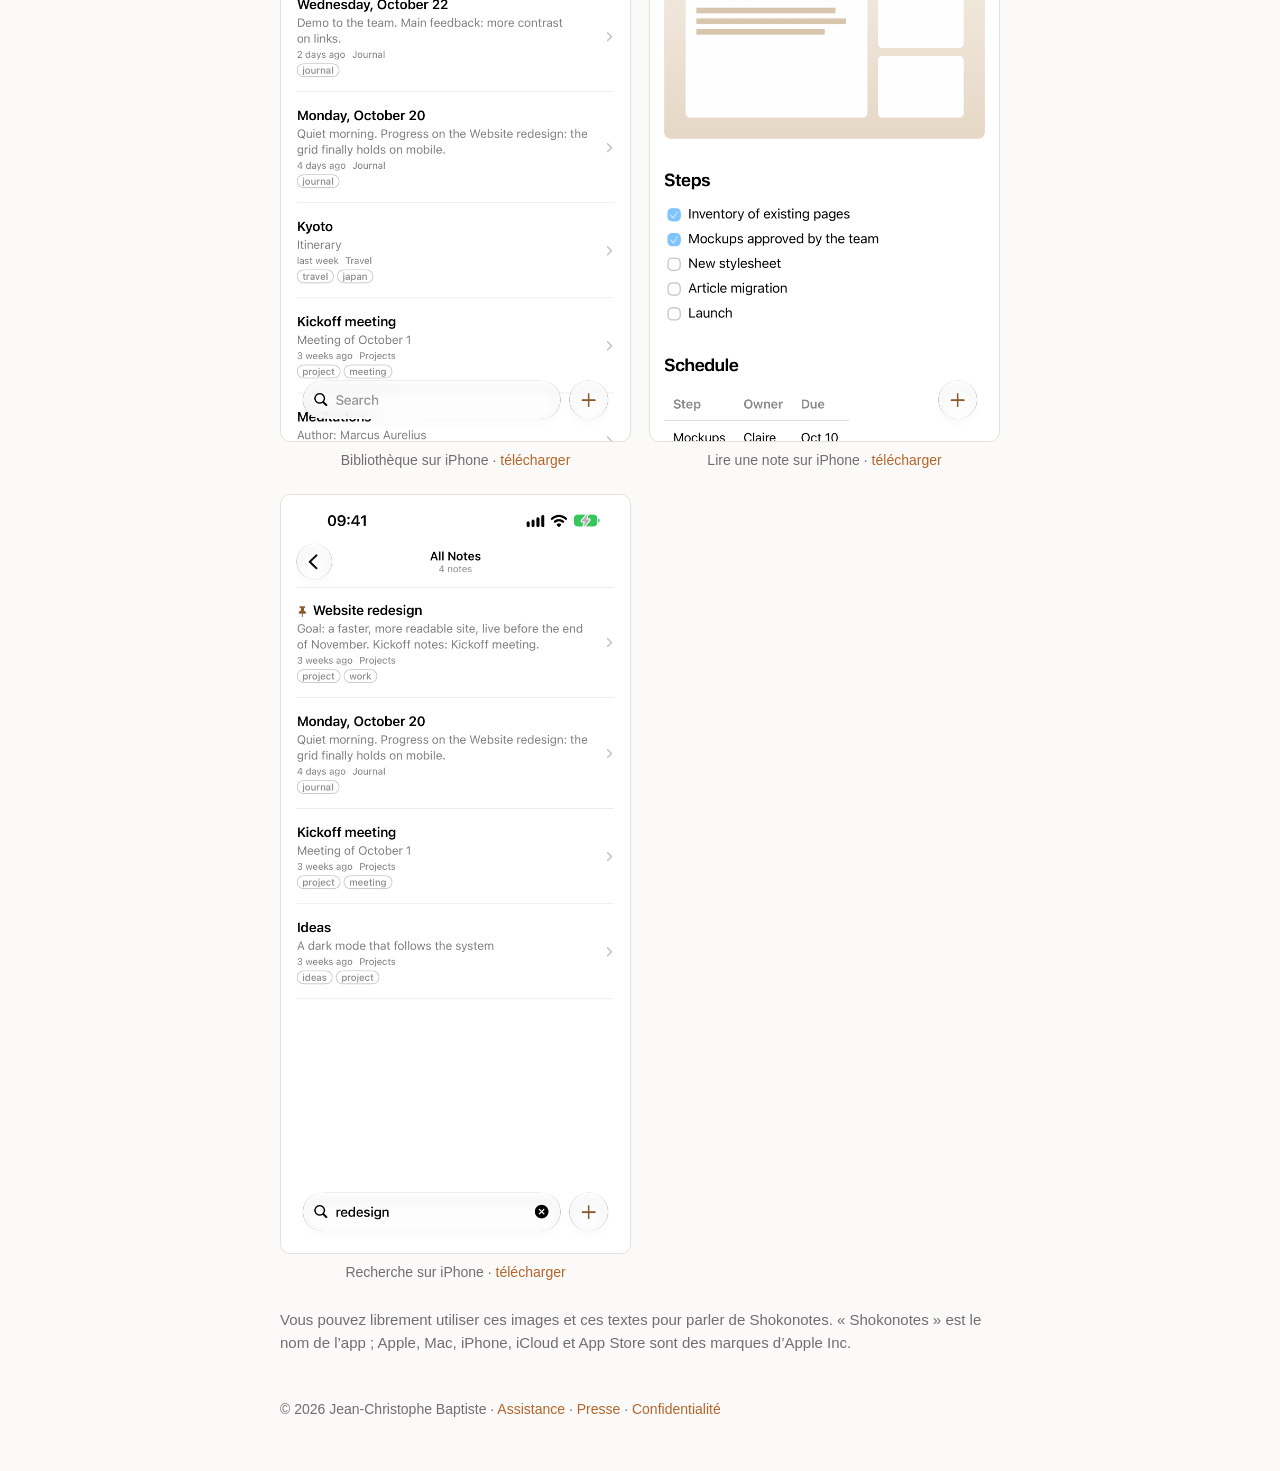
<file: docs/fr/press.html>
<!doctype html>
<html lang="fr">
<head>
  <meta charset="utf-8">
  <meta name="viewport" content="width=device-width, initial-scale=1">
  <title>Shokonotes — Dossier de presse</title>
  <meta name="description" content="Dossier de presse de Shokonotes : description, repères, captures, icône et contact.">
  <link rel="alternate" hreflang="en" href="https://shokonotes.jcbaptiste.com/press.html">
  <link rel="alternate" hreflang="fr" href="https://shokonotes.jcbaptiste.com/fr/press.html">
  <link rel="alternate" hreflang="x-default" href="https://shokonotes.jcbaptiste.com/press.html">
  <link rel="stylesheet" href="../style.css">
  <link rel="icon" href="../images/icon.png">
</head>
<body>
  <header class="site">
    <a class="brand" href="./"><img src="../images/icon.png" alt="">Shokonotes</a>
    <nav><a href="./">Accueil</a><a href="manual.html">Manuel</a><a href="support.html">Assistance</a><span class="lang"><a href="../press.html" hreflang="en" lang="en">EN</a><a class="current" href="press.html" hreflang="fr" lang="fr">FR</a></span></nav>
  </header>
  <main>
    <h1>Dossier de presse</h1>
    <p class="lede">Tout ce qu’il faut pour parler de Shokonotes ou le montrer dans une vidéo. Servez-vous : rien ici n’exige de demander la permission.</p>

    <div class="box">
      <strong>Contact</strong><br>
      Jean-Christophe Baptiste — <a href="mailto:shokonotes@jcbaptiste.com">shokonotes@jcbaptiste.com</a><br>
      <span style="color:var(--muted)">Envie de l’essayer ? Demandez une licence gratuite : elle est sans condition et sans obligation d’en parler.</span>
    </div>

    <h2>En une phrase</h2>
    <p>Shokonotes est une bibliothèque et un lecteur pour des notes Markdown conservées comme de simples fichiers dans un dossier de votre choix, pour Mac et iPhone, sans compte et sans abonnement.</p>

    <h2>Description courte</h2>
    <p>Vos notes sont des fichiers. Shokonotes les retrouve, les lit et permet de les écrire : une recherche plein texte qui répond pendant que vous tapez, des dossiers imbriqués, des étiquettes YAML qui les traversent, un aperçu GitHub Flavored Markdown soigné avec coloration syntaxique, et un petit éditeur intégré — ou celui que vous utilisez déjà. Rien n’est importé, rien n’est enfermé : supprimez l’app, vos notes sont toujours là.</p>

    <h2>Repères</h2>
    <ul>
      <li><b>Plateformes :</b> macOS 14 ou plus récent, iOS 17 ou plus récent. Un seul achat inclut l’app Mac et l’app iPhone.</li>
      <li><b>Sans compte, sans abonnement, sans télémétrie.</b> L’app Mac ne demande aucun accès au réseau.</li>
      <li><b>De simples fichiers Markdown</b> dans un dossier de votre choix ; la synchronisation est votre choix (iCloud Drive, Nextcloud, Syncthing, Git, ou rien). L’app iPhone ouvre les dossiers d’iCloud Drive.</li>
      <li><b>Une bibliothèque en lecture seule :</b> parcourir, sélectionner et chercher ne vous mettent jamais en édition. On écrit dans une fenêtre à part.</li>
      <li><b>Éditeur :</b> celui de Shokonotes, volontairement petit, ou le vôtre (Typora, VS Code, BBEdit, TextEdit…), choisi dans les Réglages.</li>
      <li><b>Capture instantanée :</b> un raccourci global (⌃⌥⌘N par défaut) crée une note dans Inbox depuis n’importe quelle app, même fenêtre de Shokonotes fermée ou réduite ; sur iPhone, Partager ▸ Shokonotes enregistre une page web ou du texte.</li>
      <li><b>Langues :</b> anglais, français, allemand, espagnol, italien, portugais (Brésil), russe, japonais, coréen, chinois simplifié.</li>
      <li><b>Auteur :</b> Jean-Christophe Baptiste, développeur indépendant.</li>
    </ul>

    <h2>Ce qui le distingue</h2>
    <ul>
      <li>Vos notes restent des fichiers, lisibles par n’importe quelle autre app, aujourd’hui comme dans dix ans.</li>
      <li>Lire et écrire sont séparés volontairement : pas de curseur égaré, pas de modification accidentelle.</li>
      <li>Privé par construction : aucun compte à créer, rien n’est envoyé nulle part.</li>
      <li>Une idée capturée en une touche depuis n’importe quelle app, sans ouvrir ni basculer vers la bibliothèque.</li>
      <li>Un achat unique, sans abonnement.</li>
    </ul>

    <h2>Liens</h2>
    <ul>
      <li><a href="https://apps.apple.com/fr/app/id6816433175">Shokonotes sur l’App Store</a></li>
      <li><a href="./">Site</a> · <a href="manual.html">Manuel</a> · <a href="privacy.html">Politique de confidentialité</a></li>
    </ul>

    <h2>Icône</h2>
    <p>Pleine taille, carrée : le système applique lui-même le masque arrondi.</p>
    <p><a href="../images/press/icon-1024.png" download><img src="../images/press/icon-1024.png" alt="L’icône de Shokonotes" style="width:128px;height:128px;border-radius:29px"></a><br><a href="../images/press/icon-1024.png" download>icon-1024.png</a> (1024 × 1024)</p>

    <h2>Captures d’écran</h2>
    <p>Fichiers en pleine résolution.</p>
    <div class="press-grid"><figure><a href="../images/press/mac-library.png" download><img src="../images/press/mac-library.png" alt="La bibliothèque Shokonotes sur Mac" loading="lazy"></a><figcaption>Bibliothèque sur Mac · <a href="../images/press/mac-library.png" download>télécharger</a></figcaption></figure><figure><a href="../images/press/mac-editor.png" download><img src="../images/press/mac-editor.png" alt="L’éditeur au-dessus de la bibliothèque" loading="lazy"></a><figcaption>L’éditeur intégré · <a href="../images/press/mac-editor.png" download>télécharger</a></figcaption></figure><figure><a href="../images/press/mac-tags.png" download><img src="../images/press/mac-tags.png" alt="Suggestions d’étiquettes sur une note" loading="lazy"></a><figcaption>Étiqueter une note · <a href="../images/press/mac-tags.png" download>télécharger</a></figcaption></figure><figure><a href="../images/press/mac-code.png" download><img src="../images/press/mac-code.png" alt="Une note avec un bloc de code coloré" loading="lazy"></a><figcaption>Coloration du code dans l’aperçu · <a href="../images/press/mac-code.png" download>télécharger</a></figcaption></figure><figure><a href="../images/press/ios-library.png" download><img src="../images/press/ios-library.png" alt="La bibliothèque sur iPhone" loading="lazy"></a><figcaption>Bibliothèque sur iPhone · <a href="../images/press/ios-library.png" download>télécharger</a></figcaption></figure><figure><a href="../images/press/ios-note.png" download><img src="../images/press/ios-note.png" alt="Une note sur iPhone" loading="lazy"></a><figcaption>Lire une note sur iPhone · <a href="../images/press/ios-note.png" download>télécharger</a></figcaption></figure><figure><a href="../images/press/ios-search.png" download><img src="../images/press/ios-search.png" alt="La recherche sur iPhone" loading="lazy"></a><figcaption>Recherche sur iPhone · <a href="../images/press/ios-search.png" download>télécharger</a></figcaption></figure></div>

    <p style="color:var(--muted);font-size:15px">Vous pouvez librement utiliser ces images et ces textes pour parler de Shokonotes. « Shokonotes » est le nom de l’app ; Apple, Mac, iPhone, iCloud et App Store sont des marques d’Apple Inc.</p>
  </main>
  <footer class="site">
    © 2026 Jean-Christophe Baptiste · <a href="support.html">Assistance</a> · <a href="press.html">Presse</a> · <a href="privacy.html">Confidentialité</a>
  </footer>
</body>
</html>
</file>
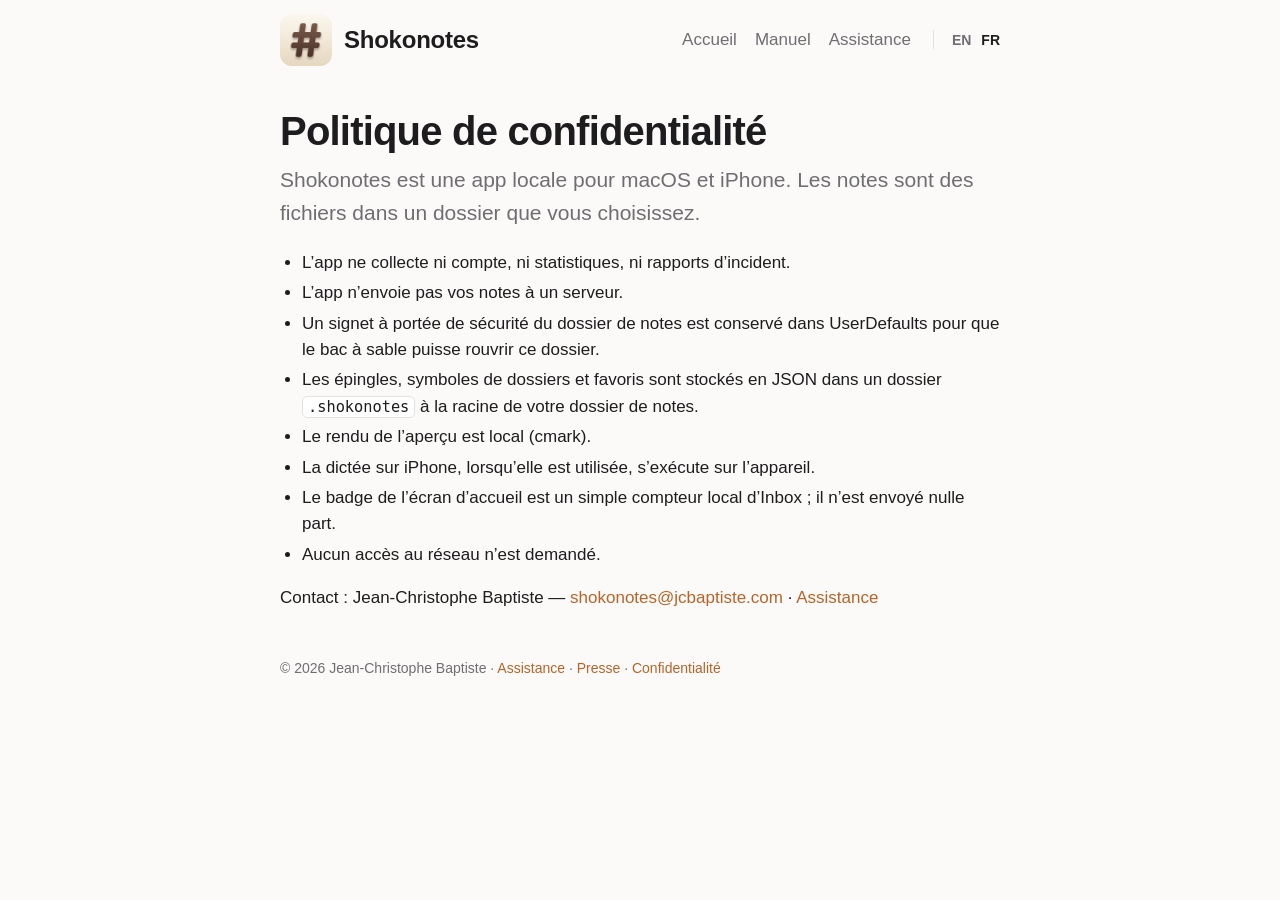
<file: docs/fr/privacy.html>
<!doctype html>
<html lang="fr">
<head>
  <meta charset="utf-8">
  <meta name="viewport" content="width=device-width, initial-scale=1">
  <title>Politique de confidentialité — Shokonotes</title>
  <meta name="description" content="Politique de confidentialité de Shokonotes : pas de compte, pas de statistiques, aucun accès au réseau.">
  <link rel="alternate" hreflang="en" href="https://shokonotes.jcbaptiste.com/privacy.html">
  <link rel="alternate" hreflang="fr" href="https://shokonotes.jcbaptiste.com/fr/privacy.html">
  <link rel="alternate" hreflang="x-default" href="https://shokonotes.jcbaptiste.com/privacy.html">
  <link rel="stylesheet" href="../style.css">
  <link rel="icon" href="../images/icon.png">
</head>
<body>
  <header class="site">
    <a class="brand" href="./"><img src="../images/icon.png" alt="">Shokonotes</a>
    <nav><a href="./">Accueil</a><a href="manual.html">Manuel</a><a href="support.html">Assistance</a><span class="lang"><a href="../privacy.html" hreflang="en" lang="en">EN</a><a class="current" href="privacy.html" hreflang="fr" lang="fr">FR</a></span></nav>
  </header>
  <main>
    <h1>Politique de confidentialité</h1>
    <p class="lede">Shokonotes est une app locale pour macOS et iPhone. Les notes sont des fichiers dans un dossier que vous choisissez.</p>
    <ul>
      <li>L’app ne collecte ni compte, ni statistiques, ni rapports d’incident.</li>
      <li>L’app n’envoie pas vos notes à un serveur.</li>
      <li>Un signet à portée de sécurité du dossier de notes est conservé dans UserDefaults pour que le bac à sable puisse rouvrir ce dossier.</li>
      <li>Les épingles, symboles de dossiers et favoris sont stockés en JSON dans un dossier <code>.shokonotes</code> à la racine de votre dossier de notes.</li>
      <li>Le rendu de l’aperçu est local (cmark).</li>
      <li>La dictée sur iPhone, lorsqu’elle est utilisée, s’exécute sur l’appareil.</li>
      <li>Le badge de l’écran d’accueil est un simple compteur local d’Inbox ; il n’est envoyé nulle part.</li>
      <li>Aucun accès au réseau n’est demandé.</li>
    </ul>
    <p>Contact : Jean-Christophe Baptiste — <a href="mailto:shokonotes@jcbaptiste.com">shokonotes@jcbaptiste.com</a> · <a href="support.html">Assistance</a></p>
  </main>
  <footer class="site">
    © 2026 Jean-Christophe Baptiste · <a href="support.html">Assistance</a> · <a href="press.html">Presse</a> · <a href="privacy.html">Confidentialité</a>
  </footer>
</body>
</html>
</file>
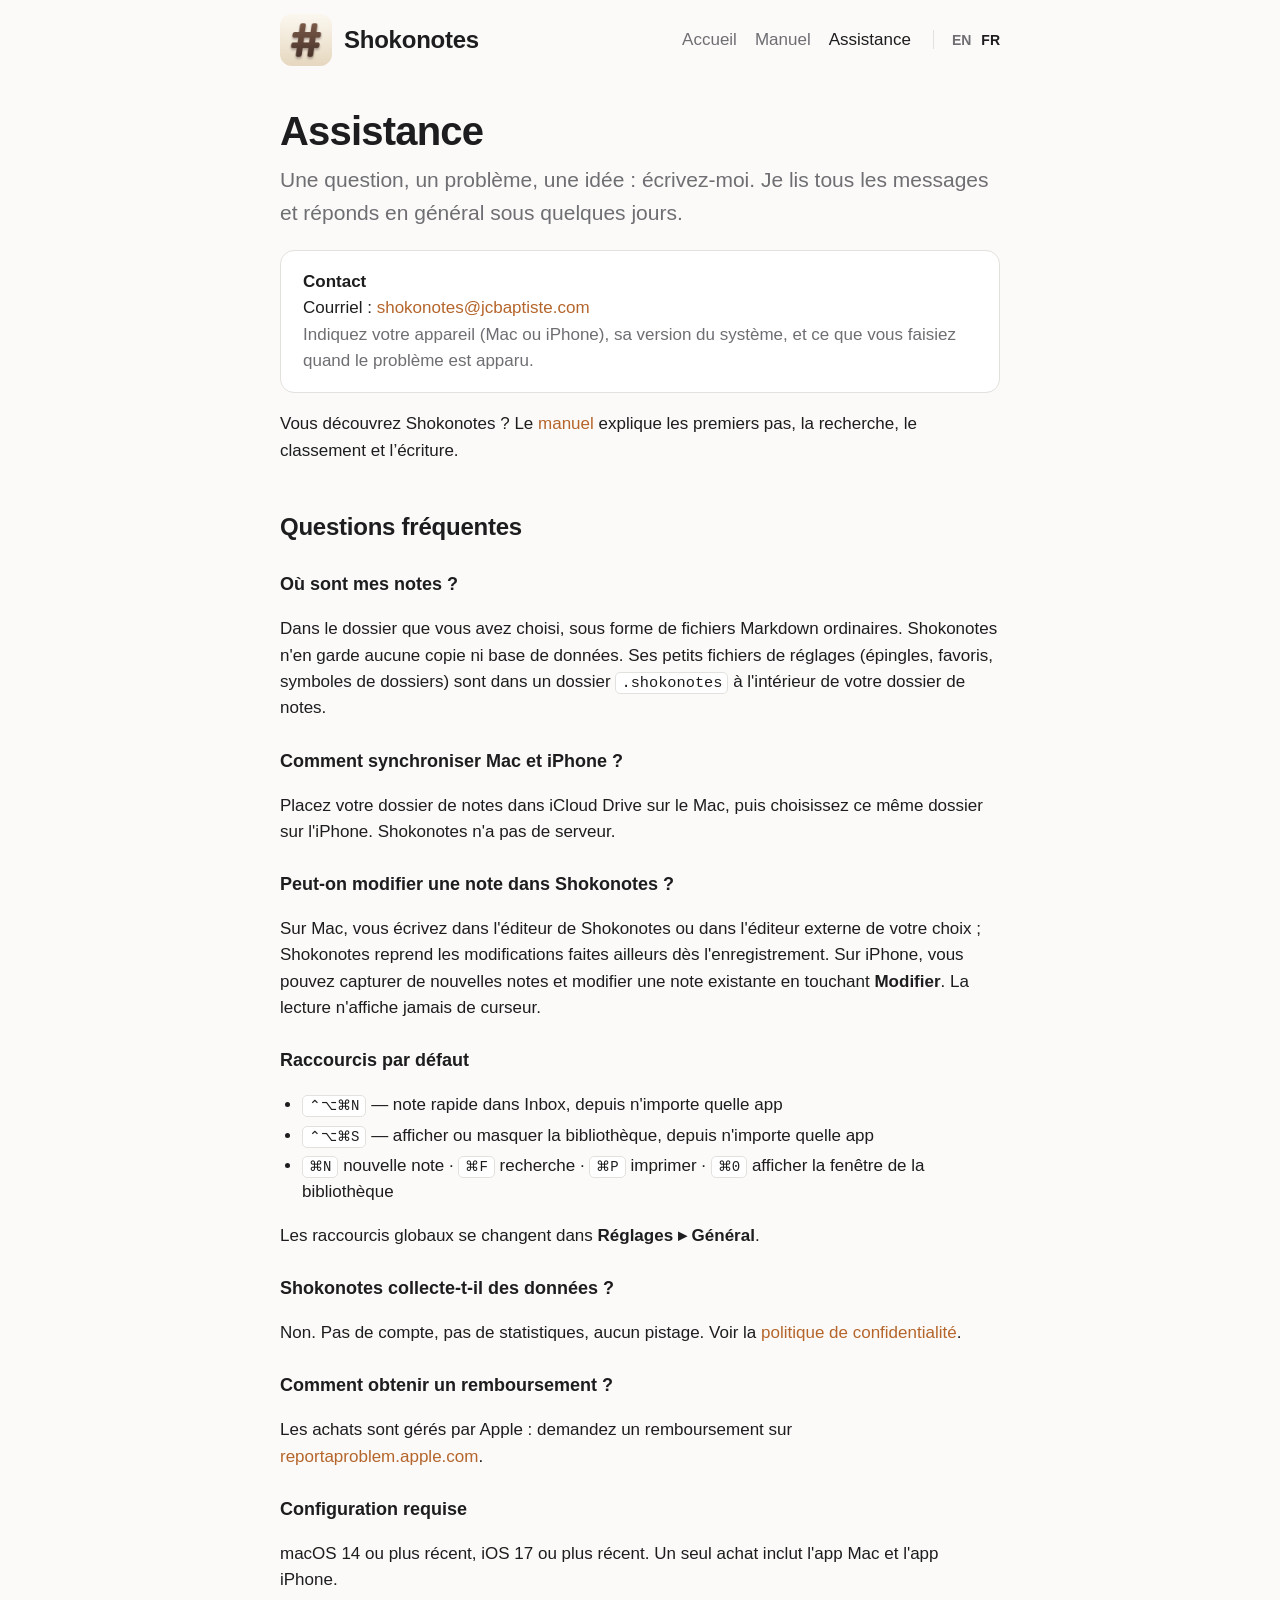
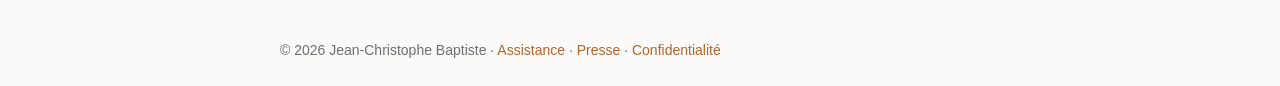
<file: docs/fr/support.html>
<!doctype html>
<html lang="fr">
<head>
  <meta charset="utf-8">
  <meta name="viewport" content="width=device-width, initial-scale=1">
  <title>Assistance Shokonotes</title>
  <meta name="description" content="Aide et contact pour Shokonotes sur Mac et iPhone.">
  <link rel="alternate" hreflang="en" href="https://shokonotes.jcbaptiste.com/support.html">
  <link rel="alternate" hreflang="fr" href="https://shokonotes.jcbaptiste.com/fr/support.html">
  <link rel="alternate" hreflang="x-default" href="https://shokonotes.jcbaptiste.com/support.html">
  <link rel="stylesheet" href="../style.css">
  <link rel="icon" href="../images/icon.png">
</head>
<body>
  <header class="site">
    <a class="brand" href="./"><img src="../images/icon.png" alt="">Shokonotes</a>
    <nav><a href="./">Accueil</a><a href="manual.html">Manuel</a><a class="current" href="support.html">Assistance</a><span class="lang"><a href="../support.html" hreflang="en" lang="en">EN</a><a class="current" href="support.html" hreflang="fr" lang="fr">FR</a></span></nav>
  </header>
  <main>
    <h1>Assistance</h1>
    <p class="lede">Une question, un problème, une idée : écrivez-moi. Je lis tous les messages et réponds en général sous quelques jours.</p>
    <div class="box">
    <strong>Contact</strong><br>
    Courriel : <a href="mailto:shokonotes@jcbaptiste.com">shokonotes@jcbaptiste.com</a><br>
    <span style="color:var(--muted)">Indiquez votre appareil (Mac ou iPhone), sa version du système, et ce que vous faisiez quand le problème est apparu.</span>
    </div>
    <p>Vous découvrez Shokonotes ? Le <a href="manual.html">manuel</a> explique les premiers pas, la recherche, le classement et l’écriture.</p>
    <h2>Questions fréquentes</h2>
    <h3>Où sont mes notes ?</h3>
    <p>Dans le dossier que vous avez choisi, sous forme de fichiers Markdown ordinaires. Shokonotes n'en garde aucune copie ni base de données. Ses petits fichiers de réglages (épingles, favoris, symboles de dossiers) sont dans un dossier <code>.shokonotes</code> à l'intérieur de votre dossier de notes.</p>
    <h3>Comment synchroniser Mac et iPhone ?</h3>
    <p>Placez votre dossier de notes dans iCloud Drive sur le Mac, puis choisissez ce même dossier sur l'iPhone. Shokonotes n'a pas de serveur.</p>
    <h3>Peut-on modifier une note dans Shokonotes ?</h3>
    <p>Sur Mac, vous écrivez dans l'éditeur de Shokonotes ou dans l'éditeur externe de votre choix ; Shokonotes reprend les modifications faites ailleurs dès l'enregistrement. Sur iPhone, vous pouvez capturer de nouvelles notes et modifier une note existante en touchant <b>Modifier</b>. La lecture n'affiche jamais de curseur.</p>
    <h3>Raccourcis par défaut</h3>
    <ul>
    <li><kbd>⌃⌥⌘N</kbd> — note rapide dans Inbox, depuis n'importe quelle app</li>
    <li><kbd>⌃⌥⌘S</kbd> — afficher ou masquer la bibliothèque, depuis n'importe quelle app</li>
    <li><kbd>⌘N</kbd> nouvelle note · <kbd>⌘F</kbd> recherche · <kbd>⌘P</kbd> imprimer · <kbd>⌘0</kbd> afficher la fenêtre de la bibliothèque</li>
    </ul>
    <p>Les raccourcis globaux se changent dans <b>Réglages ▸ Général</b>.</p>
    <h3>Shokonotes collecte-t-il des données ?</h3>
    <p>Non. Pas de compte, pas de statistiques, aucun pistage. Voir la <a href="privacy.html">politique de confidentialité</a>.</p>
    <h3>Comment obtenir un remboursement ?</h3>
    <p>Les achats sont gérés par Apple : demandez un remboursement sur <a href="https://reportaproblem.apple.com">reportaproblem.apple.com</a>.</p>
    <h3>Configuration requise</h3>
    <p>macOS 14 ou plus récent, iOS 17 ou plus récent. Un seul achat inclut l'app Mac et l'app iPhone.</p>
  </main>
  <footer class="site">
    © 2026 Jean-Christophe Baptiste · <a href="support.html">Assistance</a> · <a href="press.html">Presse</a> · <a href="privacy.html">Confidentialité</a>
  </footer>
</body>
</html>
</file>
<file: docs/style.css>
:root {
  --bg: #fbfaf8;
  --fg: #1d1d1f;
  --muted: #6e6e73;
  --line: #e3e1dd;
  --card: #ffffff;
  --accent: #b5652b;
  color-scheme: light dark;
}
@media (prefers-color-scheme: dark) {
  :root {
    --bg: #161617;
    --fg: #f5f5f7;
    --muted: #a1a1a6;
    --line: #2e2e30;
    --card: #1f1f21;
    --accent: #e0915a;
  }
}
* { box-sizing: border-box; }
html { -webkit-text-size-adjust: 100%; }
body {
  margin: 0;
  background: var(--bg);
  color: var(--fg);
  font: 17px/1.55 -apple-system, BlinkMacSystemFont, "SF Pro Text", "Helvetica Neue", Helvetica, Arial, sans-serif;
}
a { color: var(--accent); text-decoration: none; }
a:hover { text-decoration: underline; }
header.site, main, footer.site { max-width: 760px; margin: 0 auto; padding: 0 20px; }
header.site {
  display: flex; align-items: center; justify-content: space-between;
  padding-top: 14px; padding-bottom: 14px;
  /* Stays at the top while scrolling; the background bleeds to the window edges. */
  position: sticky; top: 0; z-index: 10;
  background: var(--bg); box-shadow: 0 0 0 100vmax var(--bg), 0 1px 0 100vmax var(--line); clip-path: inset(0 -100vmax -1px);
}
header.site .brand { display: flex; align-items: center; gap: 12px; color: var(--fg); font-weight: 700; font-size: 1.5rem; letter-spacing: -0.01em; }
header.site .brand img { width: 52px; height: 52px; border-radius: 12px; }
header.site nav a { margin-left: 18px; color: var(--muted); }
header.site nav a.current { color: var(--fg); }
h1 { font-size: 40px; line-height: 1.15; letter-spacing: -0.02em; margin: 28px 0 10px; }
h2 { font-size: 24px; letter-spacing: -0.01em; margin: 44px 0 10px; }
h3 { font-size: 18px; margin: 26px 0 6px; }
p.lede { font-size: 21px; color: var(--muted); margin-top: 0; }
.cta { display: inline-block; margin: 14px 0 6px; padding: 11px 20px; border-radius: 980px;
  background: var(--fg); color: var(--bg); font-weight: 600; }
.cta:hover { text-decoration: none; opacity: .88; }
.shot { display: block; width: 100%; height: auto; margin: 34px 0 6px; }
.pair { display: grid; grid-template-columns: 2fr 1fr; gap: 24px; align-items: end; margin-top: 34px; }
.pair img { width: 100%; height: auto; }
@media (max-width: 640px) { .pair { grid-template-columns: 1fr; } h1 { font-size: 32px; } }
.box { background: var(--card); border: 1px solid var(--line); border-radius: 14px; padding: 18px 22px; margin: 18px 0; }
kbd { font: 14px/1 ui-monospace, "SF Mono", Menlo, monospace; padding: 2px 6px; border: 1px solid var(--line);
  border-radius: 5px; background: var(--card); }
ul { padding-left: 22px; }
li { margin: 4px 0; }
hr { border: 0; border-top: 1px solid var(--line); margin: 52px 0; }
footer.site { color: var(--muted); font-size: 14px; padding-top: 30px; padding-bottom: 50px; }

/* Manual */
code { font: 0.9em ui-monospace, "SF Mono", Menlo, monospace; padding: 1px 5px; border: 1px solid var(--line);
  border-radius: 5px; background: var(--card); }
pre { background: var(--card); border: 1px solid var(--line); border-radius: 12px; padding: 14px 18px; overflow-x: auto; }
pre code { padding: 0; border: 0; background: none; font-size: 14px; line-height: 1.5; }
main.manual h2 { margin-top: 56px; padding-top: 8px; }
main.manual h3 { margin-top: 30px; }
blockquote { margin: 18px 0; padding: 2px 18px; border-left: 3px solid var(--line); color: var(--muted); }
table { border-collapse: collapse; margin: 18px 0; width: 100%; font-size: 16px; }
th, td { text-align: left; padding: 8px 12px; border-bottom: 1px solid var(--line); }
th { color: var(--muted); font-weight: 600; }
.toc ul { margin: 6px 0 14px; }
.task { display: inline-block; width: 1.3em; }

/* Language switch */
header.site nav .lang { margin-left: 22px; padding-left: 18px; border-left: 1px solid var(--line); }
header.site nav .lang a { margin-left: 0; margin-right: 10px; font-size: 14px; font-weight: 600; }
header.site nav .lang a:last-child { margin-right: 0; }

/* Figures */
figure { margin: 30px 0; }
figure img { display: block; width: 100%; height: auto; border-radius: 10px; }
figure.window img { border-radius: 0; }
figcaption { color: var(--muted); font-size: 14px; margin-top: 8px; text-align: center; }
figure.narrow { max-width: 520px; margin-left: auto; margin-right: auto; }
.phones { display: grid; grid-template-columns: repeat(4, 1fr); gap: 14px; margin: 30px 0; }
.phones figure { margin: 0; }
.phones img { border: 1px solid var(--line); }
@media (max-width: 640px) { .phones { grid-template-columns: repeat(2, 1fr); } }

/* Press kit */
.press-grid { display: grid; grid-template-columns: repeat(2, 1fr); gap: 22px 18px; margin: 24px 0; }
.press-grid figure { margin: 0; }
.press-grid img { border: 1px solid var(--line); background: var(--card); }
@media (max-width: 640px) { .press-grid { grid-template-columns: 1fr; } }
@media (max-width: 640px) {
  header.site { flex-wrap: wrap; row-gap: 10px; }
  header.site nav { width: 100%; }
  header.site nav > a:first-child { margin-left: 0; }
}
/* Anchors (manual table of contents) land below the sticky header. */
html { scroll-padding-top: 96px; }
@media (max-width: 640px) {
  header.site { padding-top: 10px; padding-bottom: 10px; }
  header.site .brand { font-size: 1.25rem; }
  header.site .brand img { width: 40px; height: 40px; border-radius: 9px; }
  html { scroll-padding-top: 120px; }
}
</file>
